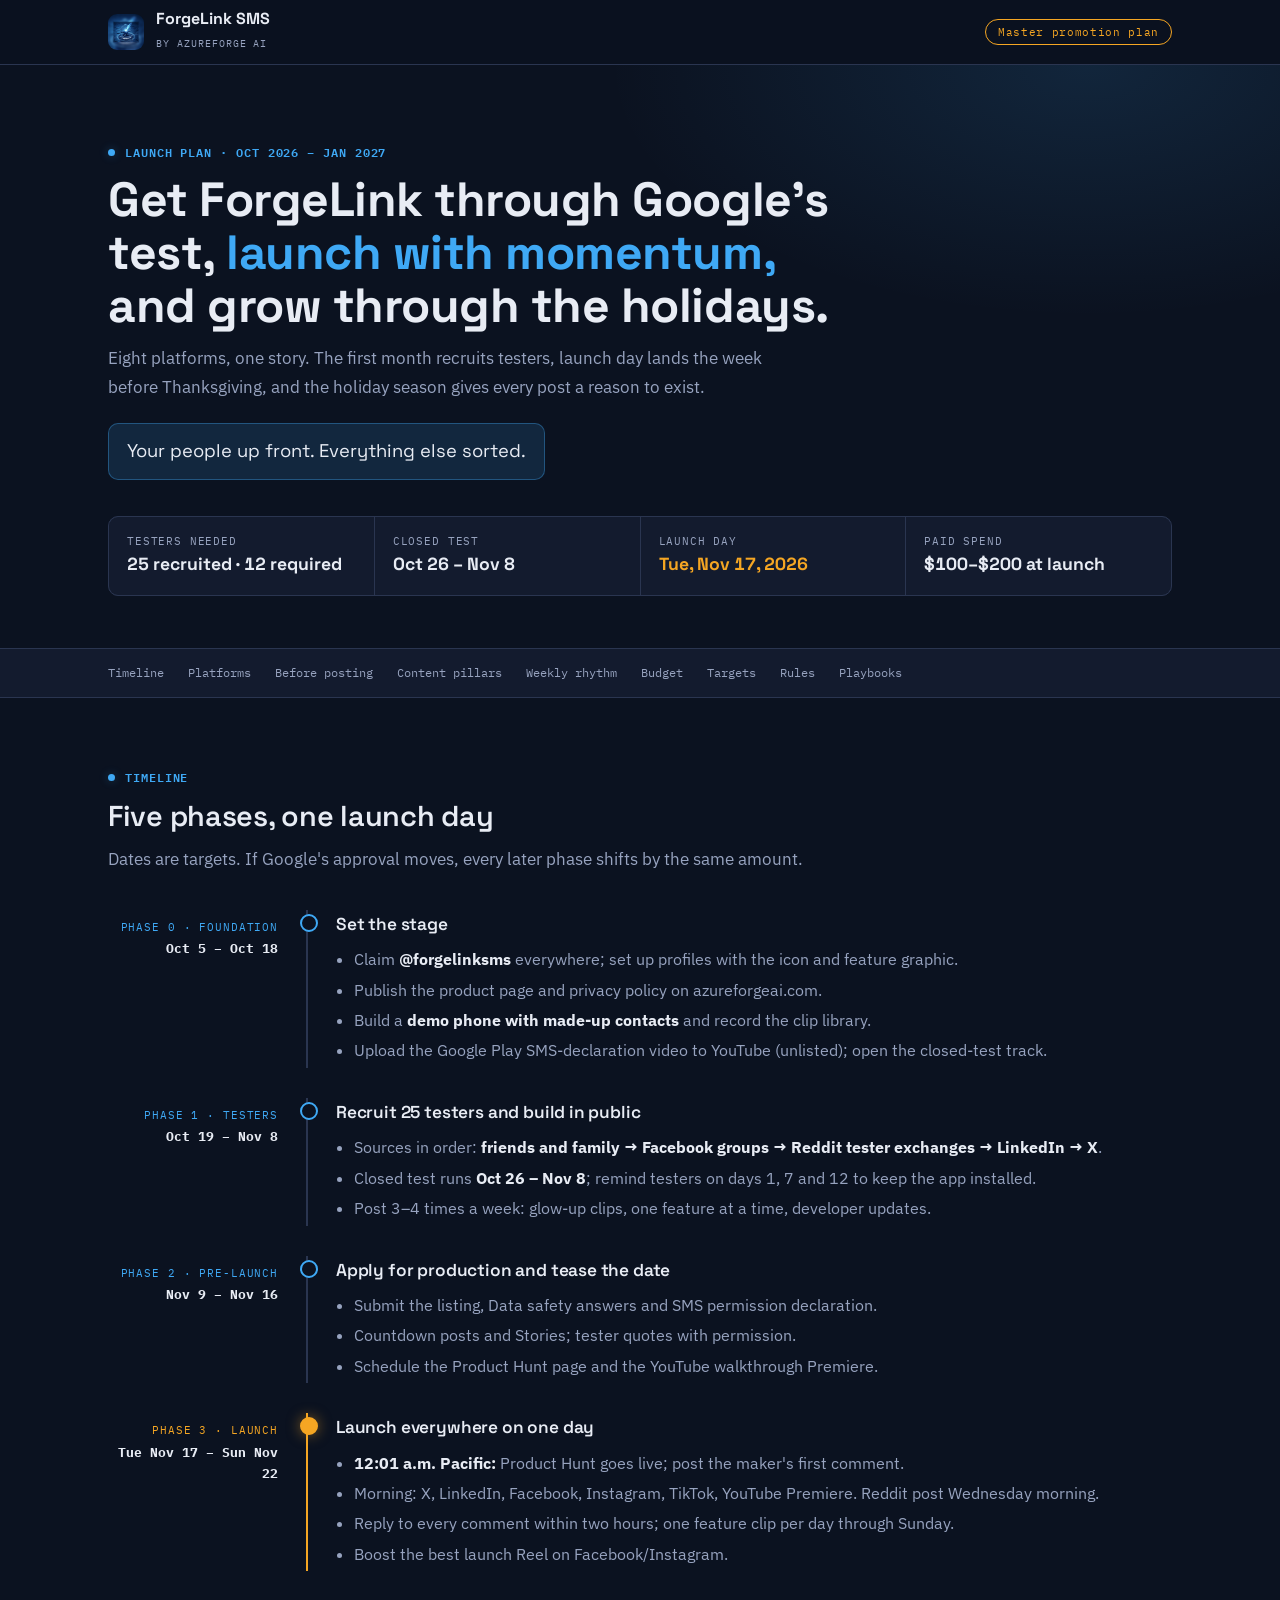
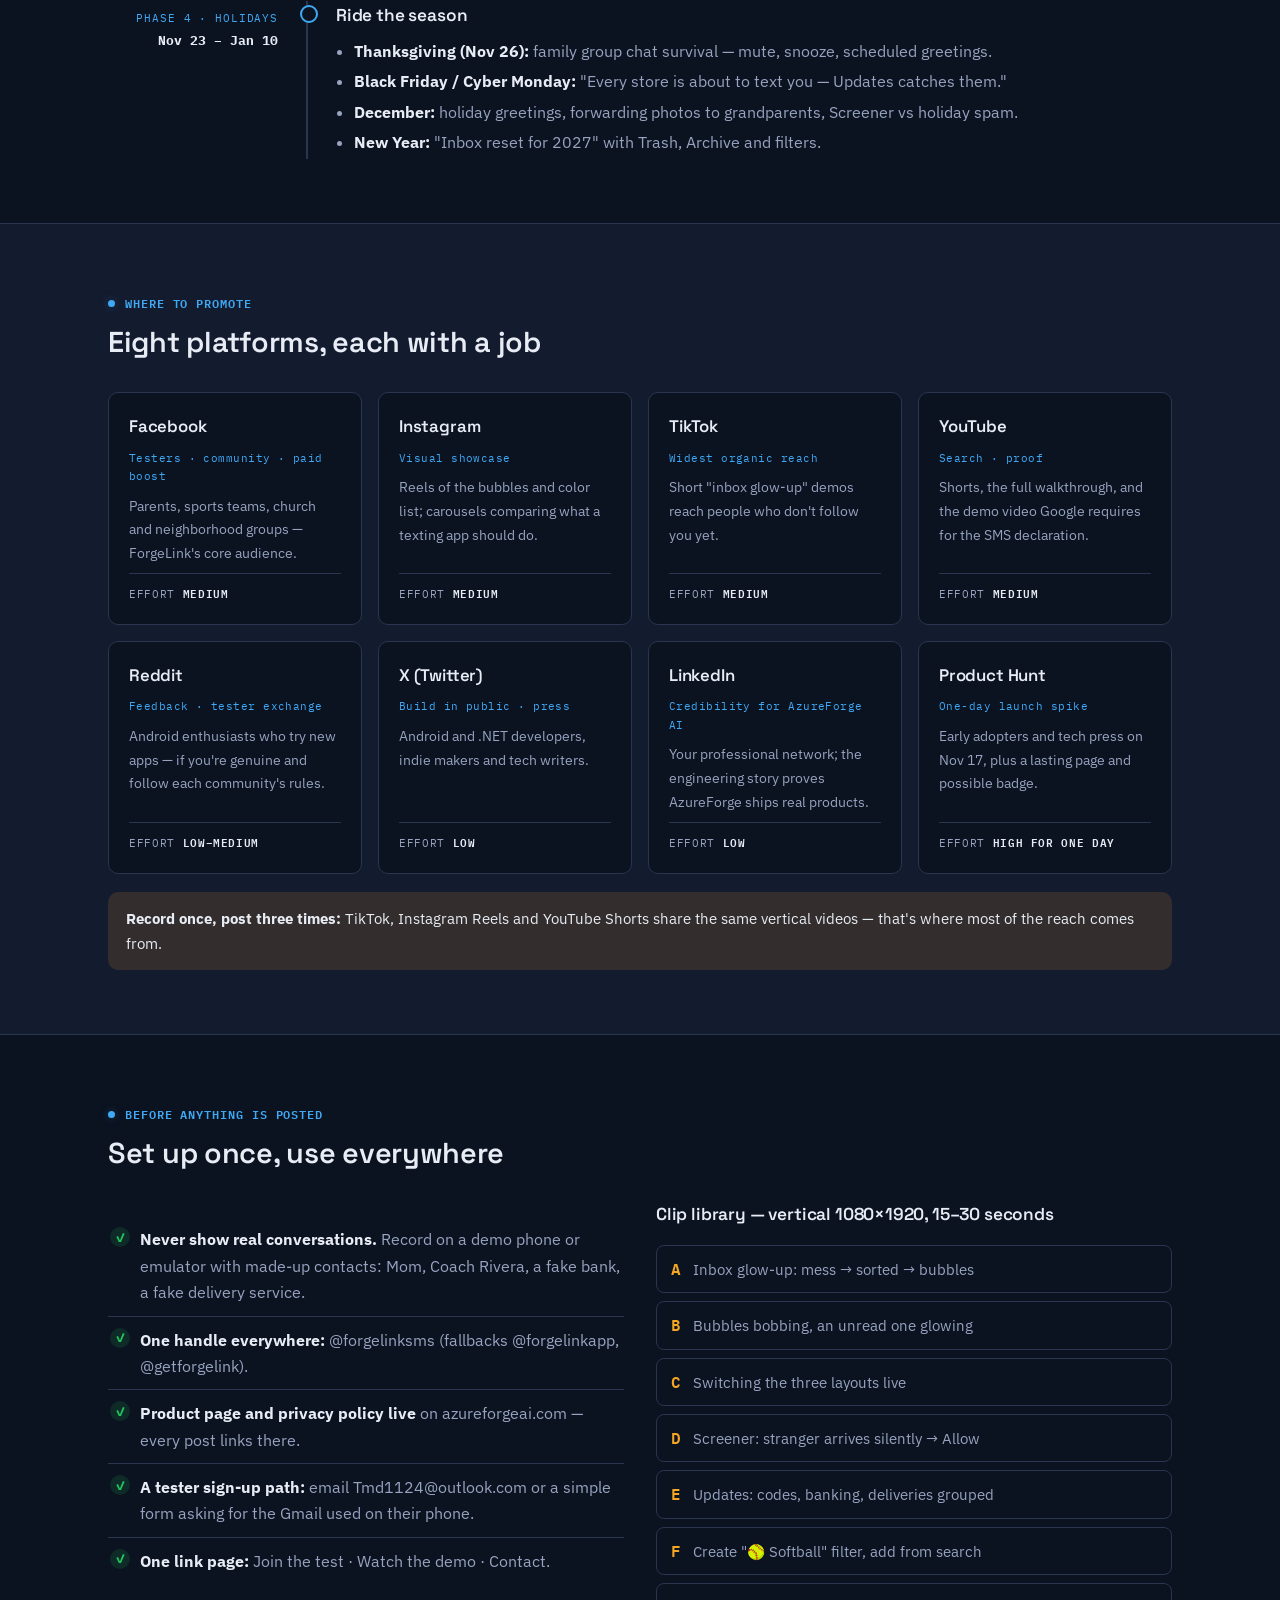
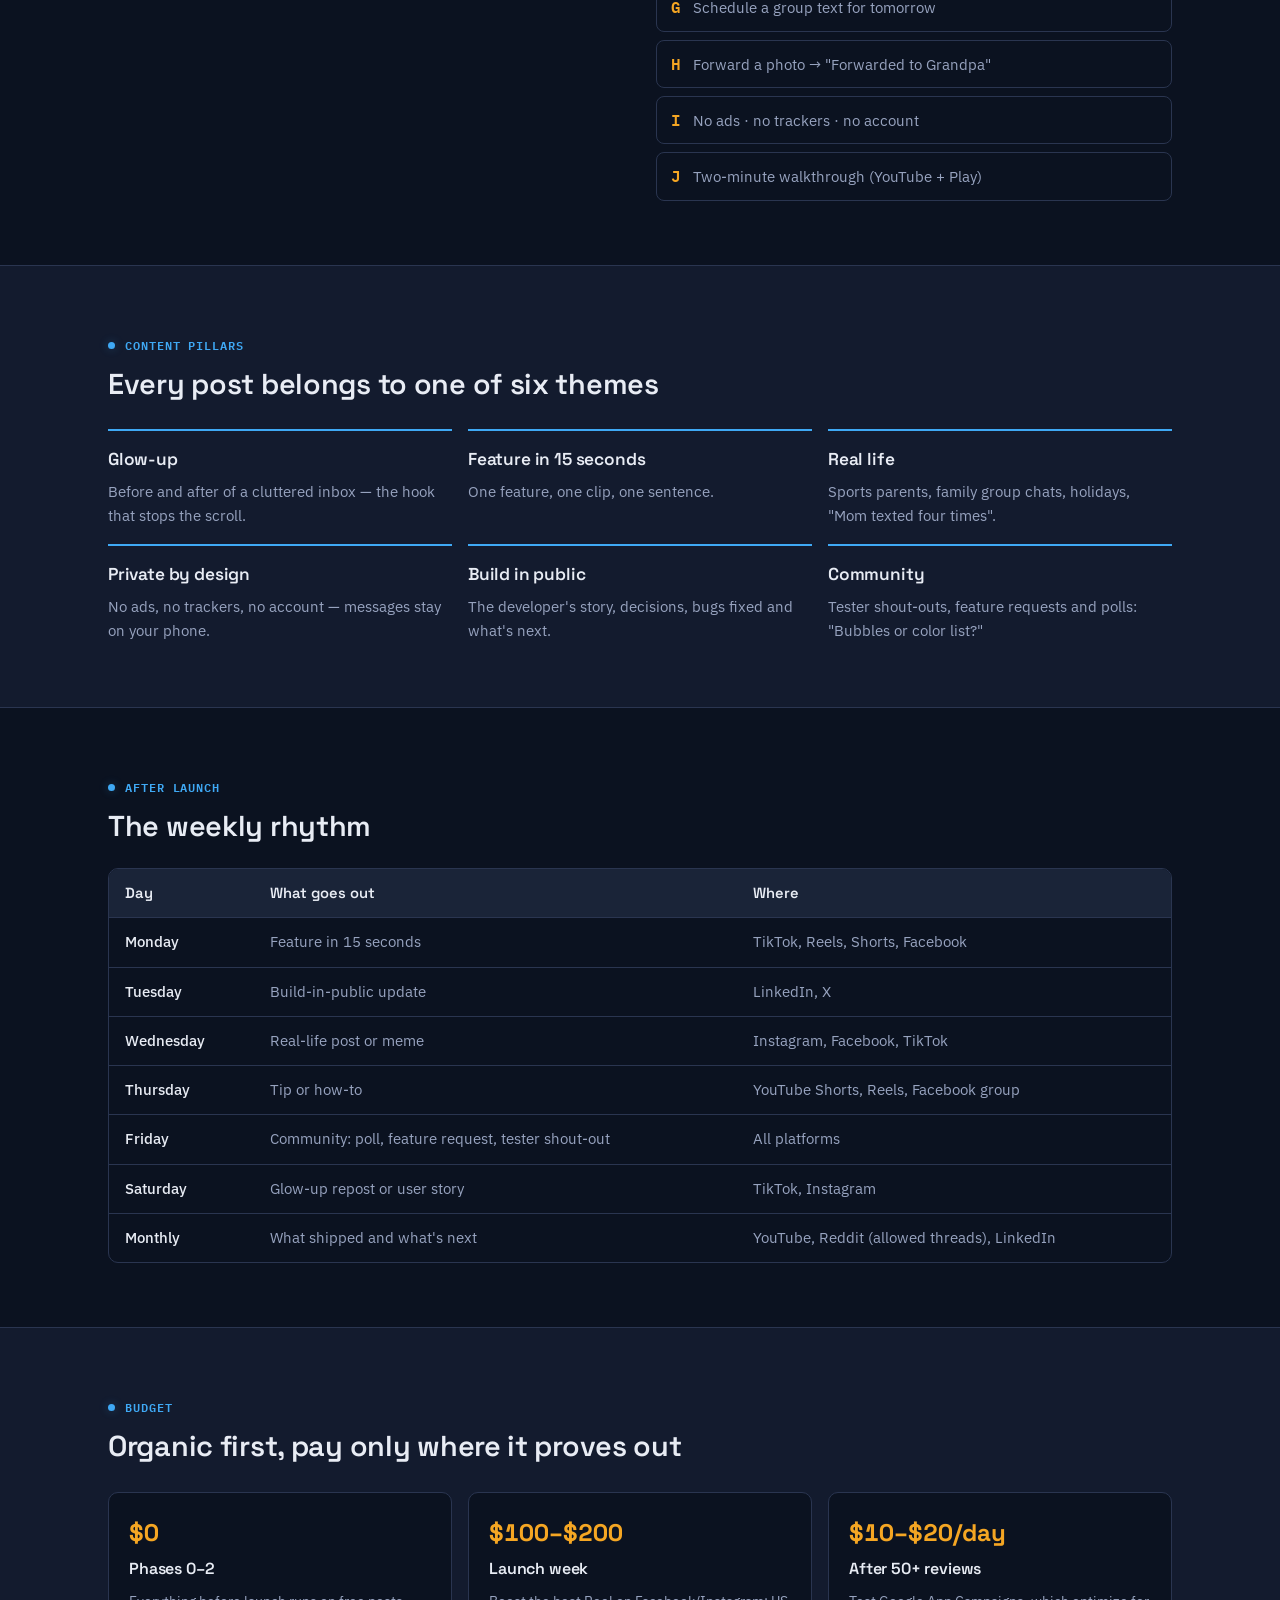
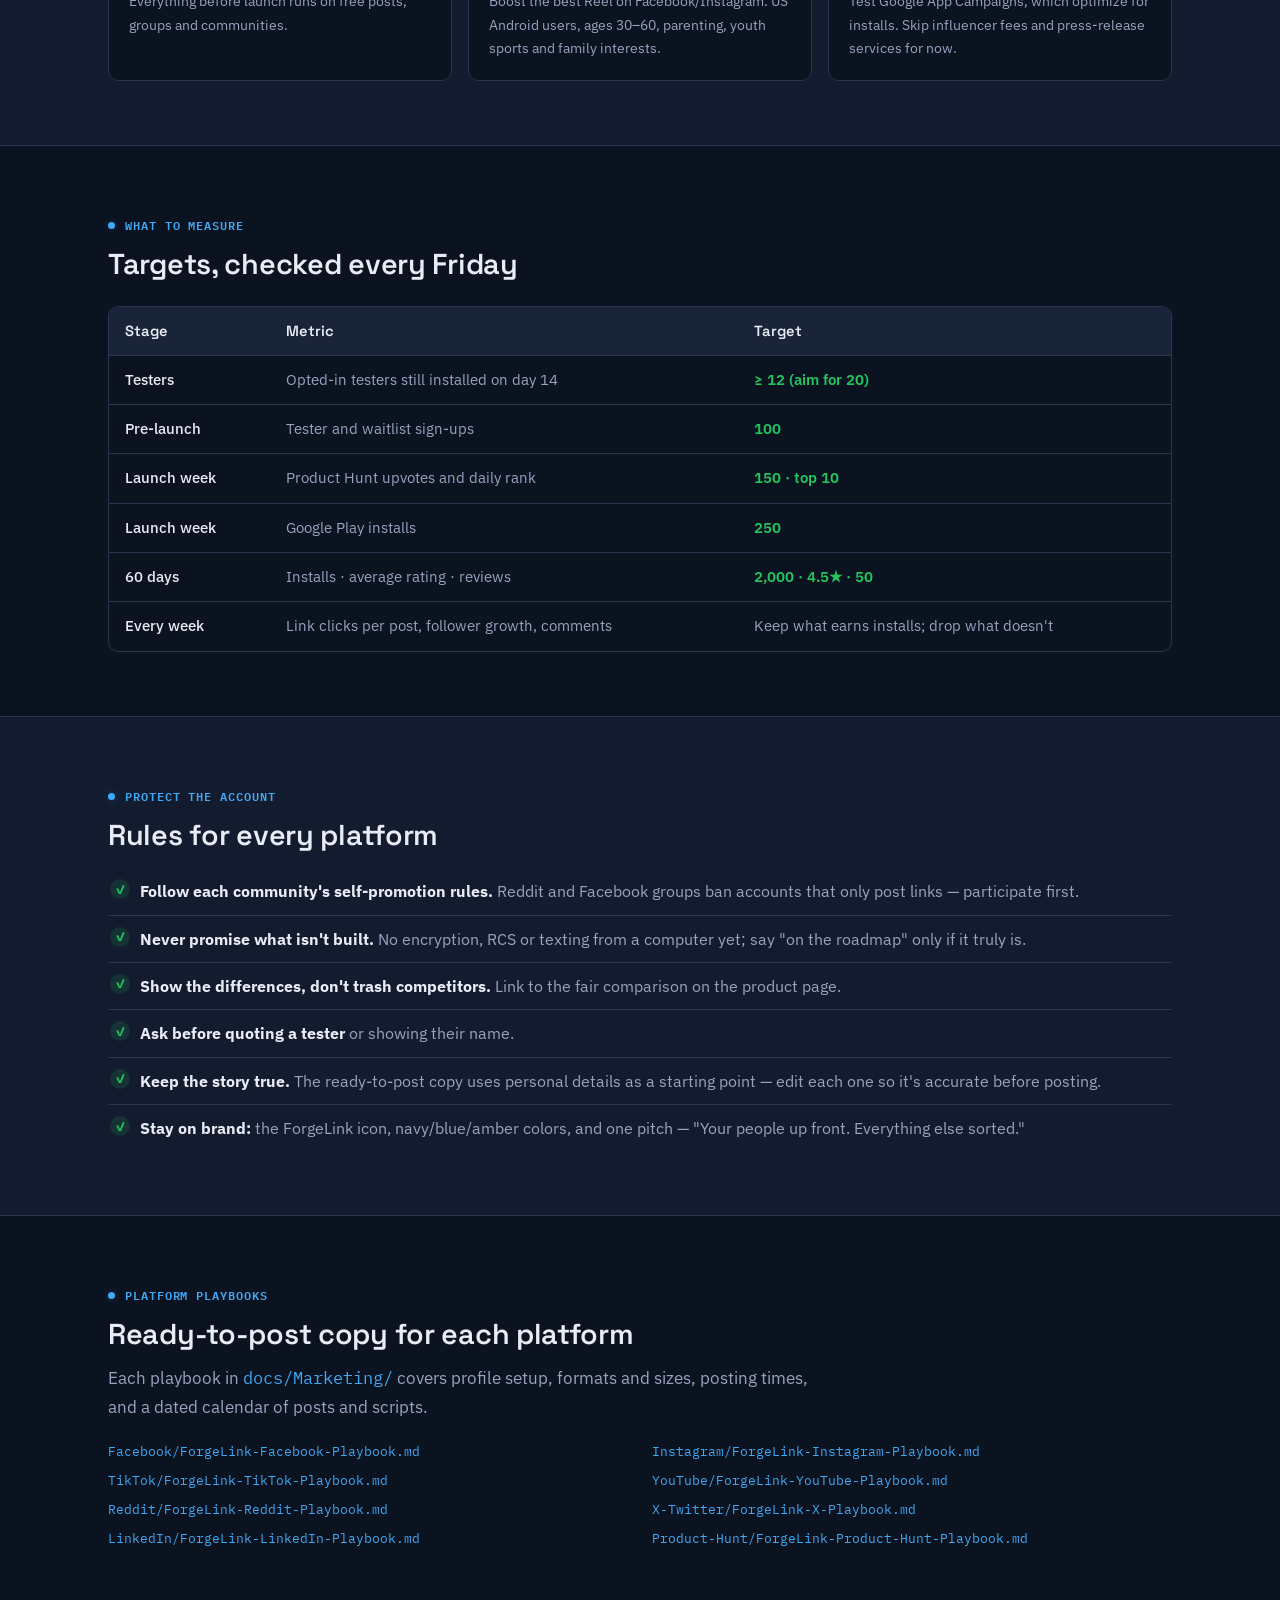
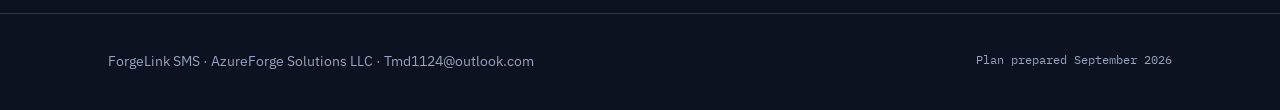
<file: docs/Marketing/ForgeLink-Master-Promotion-Plan.html>
<!doctype html>
<html lang="en">
<head>
<meta charset="utf-8">
<meta name="viewport" content="width=device-width, initial-scale=1">
<title>ForgeLink Launch Plan</title>
<meta name="description" content="Master promotion plan for ForgeLink SMS across Facebook, Instagram, TikTok, YouTube, Reddit, X, LinkedIn and Product Hunt.">
<link rel="preconnect" href="https://fonts.googleapis.com">
<link rel="preconnect" href="https://fonts.gstatic.com" crossorigin>
<link href="https://fonts.googleapis.com/css2?family=IBM+Plex+Mono:wght@400;600&family=IBM+Plex+Sans:wght@400;500;600&family=Space+Grotesk:wght@500;600;700&display=swap" rel="stylesheet">
<style>
  :root {
    --bg: #0B1220; --surface: #131B2E; --surface-2: #1A2438;
    --ink: #E8ECF4; --ink-dim: #97A3BF; --line: #2A3550;
    --signal: #3FA9F5; --signal-dim: rgba(63,169,245,0.14); --signal-border: rgba(63,169,245,0.35); --glow-signal: rgba(63,169,245,0.30);
    --amber: #F5A623; --amber-dim: rgba(245,166,35,0.14); --amber-ink: #16110a;
    --good: #22C55E; --good-dim: rgba(34,197,94,0.14); --info: #A78BFA; --info-dim: rgba(167,139,250,0.14); --danger: #E5636B;
    --header-bg: rgba(11,18,32,0.86);
    --font-display: 'Space Grotesk', 'IBM Plex Sans', sans-serif; --font-body: 'IBM Plex Sans', sans-serif; --font-mono: 'IBM Plex Mono', monospace;
    --container: 1120px; --radius: 10px;
  }
  * { box-sizing: border-box; }
  html { scroll-behavior: smooth; }
  body { margin: 0; background: var(--bg); color: var(--ink); font-family: var(--font-body); font-size: 16px; line-height: 1.65; }
  a { color: var(--signal); text-decoration: none; }
  .container { max-width: var(--container); margin: 0 auto; padding: 0 28px; }
  h1, h2, h3 { font-family: var(--font-display); margin: 0; letter-spacing: -0.01em; text-wrap: balance; }
  h1 { font-size: clamp(2rem, 4.2vw, 3rem); line-height: 1.1; font-weight: 700; }
  h2 { font-size: clamp(1.5rem, 2.6vw, 1.8rem); font-weight: 600; line-height: 1.2; }
  h3 { font-size: 1.08rem; font-weight: 600; }
  p { color: var(--ink-dim); margin: 0; }
  .hl { color: var(--signal); }
  .eyebrow { display: inline-flex; align-items: center; gap: 10px; font-family: var(--font-mono); font-size: 0.72rem; font-weight: 600; letter-spacing: 0.08em; text-transform: uppercase; color: var(--signal); margin-bottom: 12px; }
  .eyebrow::before { content: ""; width: 7px; height: 7px; border-radius: 50%; background: var(--signal); box-shadow: 0 0 10px var(--glow-signal); }
  .lede { font-size: 1.08rem; max-width: 700px; margin-top: 12px; }
  section.block { padding: 64px 0; border-bottom: 1px solid var(--line); }
  section.alt { background: var(--surface); }

  .site-header { position: sticky; top: 0; z-index: 50; background: var(--header-bg); backdrop-filter: blur(10px); border-bottom: 1px solid var(--line); }
  .site-header .container { display: flex; align-items: center; justify-content: space-between; height: 64px; gap: 16px; }
  .brand { display: flex; align-items: center; gap: 12px; color: var(--ink); }
  .brand img { width: 36px; height: 36px; border-radius: 9px; }
  .brand strong { font-family: var(--font-display); display: block; line-height: 1.1; }
  .brand small { font-family: var(--font-mono); font-size: 0.6rem; letter-spacing: 0.1em; color: var(--ink-dim); text-transform: uppercase; }
  .tag { font-family: var(--font-mono); font-size: 0.7rem; color: var(--amber); border: 1px solid var(--amber); border-radius: 999px; padding: 3px 12px; letter-spacing: 0.06em; white-space: nowrap; }

  .hero { padding: 72px 0 52px; background: radial-gradient(800px 420px at 85% 0%, rgba(63,169,245,0.13), transparent 60%); border-bottom: 1px solid var(--line); }
  .pitch { margin-top: 22px; display: inline-block; font-family: var(--font-display); font-size: 1.15rem; padding: 12px 18px; border: 1px solid var(--signal-border); border-radius: var(--radius); background: var(--signal-dim); }
  .keyfacts { display: grid; grid-template-columns: repeat(4, 1fr); gap: 1px; background: var(--line); border: 1px solid var(--line); border-radius: var(--radius); overflow: hidden; margin-top: 36px; }
  .keyfacts div { background: var(--surface); padding: 16px 18px; }
  .keyfacts span { display: block; font-family: var(--font-mono); font-size: 0.66rem; letter-spacing: 0.08em; text-transform: uppercase; color: var(--ink-dim); }
  .keyfacts strong { font-family: var(--font-display); font-size: 1.1rem; font-variant-numeric: tabular-nums; }
  .keyfacts .launch strong { color: var(--amber); }

  .toc { background: var(--surface); border-bottom: 1px solid var(--line); }
  .toc .container { display: flex; gap: 24px; overflow-x: auto; padding-top: 14px; padding-bottom: 14px; }
  .toc a { font-family: var(--font-mono); font-size: 0.74rem; color: var(--ink-dim); white-space: nowrap; }
  .toc a:hover { color: var(--signal); }

  /* Timeline */
  .timeline { margin-top: 36px; display: grid; gap: 0; position: relative; }
  .phase { display: grid; grid-template-columns: 170px 1fr; gap: 28px; position: relative; padding-bottom: 30px; }
  .phase:last-child { padding-bottom: 0; }
  .phase .when { text-align: right; padding-top: 2px; }
  .phase .when strong { display: block; font-family: var(--font-mono); font-size: 0.8rem; color: var(--ink); font-variant-numeric: tabular-nums; }
  .phase .when span { font-family: var(--font-mono); font-size: 0.68rem; letter-spacing: 0.08em; text-transform: uppercase; color: var(--signal); }
  .phase .body { border-left: 2px solid var(--line); padding-left: 28px; position: relative; }
  .phase .body::before { content: ""; position: absolute; left: -8px; top: 4px; width: 14px; height: 14px; border-radius: 50%; background: var(--bg); border: 2px solid var(--signal); }
  .phase.launch .body { border-left-color: var(--amber); }
  .phase.launch .body::before { border-color: var(--amber); background: var(--amber); box-shadow: 0 0 14px rgba(245,166,35,0.5); }
  .phase.launch .when span { color: var(--amber); }
  .phase h3 { margin-bottom: 8px; }
  .phase ul { margin: 0; padding-left: 18px; color: var(--ink-dim); }
  .phase li { margin: 4px 0; }
  .phase li b { color: var(--ink); }

  /* Platforms */
  .platforms { display: grid; grid-template-columns: repeat(4, 1fr); gap: 16px; margin-top: 32px; }
  .platform { background: var(--bg); border: 1px solid var(--line); border-radius: var(--radius); padding: 20px; display: flex; flex-direction: column; gap: 8px; }
  .platform h3 { font-size: 1.05rem; }
  .platform .role { font-family: var(--font-mono); font-size: 0.7rem; color: var(--signal); letter-spacing: 0.04em; }
  .platform p { font-size: 0.9rem; }
  .effort { margin-top: auto; padding-top: 10px; border-top: 1px solid var(--line); font-family: var(--font-mono); font-size: 0.68rem; text-transform: uppercase; letter-spacing: 0.06em; color: var(--ink-dim); }
  .effort b { color: var(--ink); font-weight: 600; }
  .note { margin-top: 18px; padding: 14px 18px; border-radius: var(--radius); background: var(--amber-dim); color: var(--ink); font-size: 0.95rem; }

  /* Lists and tables */
  .two { display: grid; grid-template-columns: 1fr 1fr; gap: 32px; margin-top: 30px; }
  .checks { list-style: none; padding: 0; margin: 16px 0 0; }
  .checks li { padding: 10px 0 10px 32px; position: relative; border-bottom: 1px solid var(--line); color: var(--ink-dim); }
  .checks li:last-child { border-bottom: none; }
  .checks li::before { content: "✓"; position: absolute; left: 2px; top: 11px; width: 20px; height: 20px; border-radius: 50%; background: var(--good-dim); color: var(--good); font-size: 0.72rem; font-weight: 700; display: flex; align-items: center; justify-content: center; }
  .checks li b { color: var(--ink); }
  .clips { display: grid; grid-template-columns: 1fr; gap: 8px; margin-top: 16px; }
  .clip { display: flex; gap: 12px; align-items: baseline; padding: 10px 14px; border: 1px solid var(--line); border-radius: 8px; background: var(--bg); }
  section.alt .clip { background: var(--surface-2); }
  .clip code { font-family: var(--font-mono); color: var(--amber); font-weight: 600; }
  .clip span { color: var(--ink-dim); font-size: 0.92rem; }
  .pillars { display: grid; grid-template-columns: repeat(3, 1fr); gap: 16px; margin-top: 28px; }
  .pillar { border-top: 2px solid var(--signal); padding-top: 14px; }
  .pillar p { font-size: 0.92rem; margin-top: 6px; }
  .table-wrap { overflow-x: auto; margin-top: 24px; border: 1px solid var(--line); border-radius: var(--radius); }
  table { width: 100%; border-collapse: collapse; min-width: 600px; }
  th, td { padding: 12px 16px; text-align: left; border-bottom: 1px solid var(--line); font-size: 0.92rem; vertical-align: top; }
  th { background: var(--surface-2); font-family: var(--font-display); font-weight: 600; }
  td { color: var(--ink-dim); font-variant-numeric: tabular-nums; }
  td:first-child { color: var(--ink); font-weight: 500; white-space: nowrap; }
  tr:last-child td { border-bottom: none; }
  .target { color: var(--good); font-weight: 600; }
  .budget { display: grid; grid-template-columns: repeat(3, 1fr); gap: 16px; margin-top: 28px; }
  .spend { border: 1px solid var(--line); border-radius: var(--radius); padding: 20px; background: var(--bg); }
  .spend strong { font-family: var(--font-display); font-size: 1.5rem; display: block; color: var(--amber); font-variant-numeric: tabular-nums; }
  .spend h3 { margin: 4px 0 6px; font-size: 1rem; }
  .spend p { font-size: 0.9rem; }
  .files { margin-top: 20px; display: grid; grid-template-columns: repeat(2, 1fr); gap: 8px 24px; }
  .files code { font-family: var(--font-mono); font-size: 0.8rem; color: var(--signal); }

  .site-footer { padding: 36px 0; font-size: 0.88rem; color: var(--ink-dim); }
  .site-footer .container { display: flex; justify-content: space-between; flex-wrap: wrap; gap: 12px; }
  .site-footer span { font-family: var(--font-mono); font-size: 0.74rem; }

  a:focus-visible { outline: 2px solid var(--signal); outline-offset: 3px; border-radius: 4px; }
  @media (max-width: 960px) {
    .platforms { grid-template-columns: repeat(2, 1fr); }
    .pillars, .budget { grid-template-columns: 1fr 1fr; }
  }
  @media (max-width: 720px) {
    .container { padding: 0 16px; }
    .keyfacts { grid-template-columns: 1fr 1fr; }
    .two, .clips, .files { grid-template-columns: 1fr; }
    .phase { grid-template-columns: 1fr; gap: 6px; }
    .phase .when { text-align: left; padding-left: 30px; }
    .platforms, .pillars, .budget { grid-template-columns: 1fr; }
    .tag { display: none; }
  }
  @media (prefers-reduced-motion: reduce) { html { scroll-behavior: auto; } }
</style>
</head>
<body>

<header class="site-header">
  <div class="container">
    <div class="brand"><img src="assets/forgelink-icon.png" alt="ForgeLink SMS icon"><span><strong>ForgeLink SMS</strong><small>by AzureForge AI</small></span></div>
    <span class="tag">Master promotion plan</span>
  </div>
</header>

<section class="hero">
  <div class="container">
    <div class="eyebrow">Launch plan · Oct 2026 – Jan 2027</div>
    <h1>Get ForgeLink through Google's test, <span class="hl">launch with momentum,</span> and grow through the holidays.</h1>
    <p class="lede">Eight platforms, one story. The first month recruits testers, launch day lands the week before Thanksgiving, and the holiday season gives every post a reason to exist.</p>
    <div class="pitch">Your people up front. Everything else sorted.</div>
    <div class="keyfacts">
      <div><span>Testers needed</span><strong>25 recruited · 12 required</strong></div>
      <div><span>Closed test</span><strong>Oct 26 – Nov 8</strong></div>
      <div class="launch"><span>Launch day</span><strong>Tue, Nov 17, 2026</strong></div>
      <div><span>Paid spend</span><strong>$100–$200 at launch</strong></div>
    </div>
  </div>
</section>

<nav class="toc" aria-label="Sections">
  <div class="container">
    <a href="#timeline">Timeline</a>
    <a href="#platforms">Platforms</a>
    <a href="#prep">Before posting</a>
    <a href="#pillars">Content pillars</a>
    <a href="#rhythm">Weekly rhythm</a>
    <a href="#budget">Budget</a>
    <a href="#measure">Targets</a>
    <a href="#rules">Rules</a>
    <a href="#playbooks">Playbooks</a>
  </div>
</nav>

<section class="block" id="timeline">
  <div class="container">
    <div class="eyebrow">Timeline</div>
    <h2>Five phases, one launch day</h2>
    <p class="lede">Dates are targets. If Google's approval moves, every later phase shifts by the same amount.</p>
    <div class="timeline">
      <div class="phase">
        <div class="when"><span>Phase 0 · Foundation</span><strong>Oct 5 – Oct 18</strong></div>
        <div class="body">
          <h3>Set the stage</h3>
          <ul>
            <li>Claim <b>@forgelinksms</b> everywhere; set up profiles with the icon and feature graphic.</li>
            <li>Publish the product page and privacy policy on azureforgeai.com.</li>
            <li>Build a <b>demo phone with made-up contacts</b> and record the clip library.</li>
            <li>Upload the Google Play SMS-declaration video to YouTube (unlisted); open the closed-test track.</li>
          </ul>
        </div>
      </div>
      <div class="phase">
        <div class="when"><span>Phase 1 · Testers</span><strong>Oct 19 – Nov 8</strong></div>
        <div class="body">
          <h3>Recruit 25 testers and build in public</h3>
          <ul>
            <li>Sources in order: <b>friends and family → Facebook groups → Reddit tester exchanges → LinkedIn → X</b>.</li>
            <li>Closed test runs <b>Oct 26 – Nov 8</b>; remind testers on days 1, 7 and 12 to keep the app installed.</li>
            <li>Post 3–4 times a week: glow-up clips, one feature at a time, developer updates.</li>
          </ul>
        </div>
      </div>
      <div class="phase">
        <div class="when"><span>Phase 2 · Pre-launch</span><strong>Nov 9 – Nov 16</strong></div>
        <div class="body">
          <h3>Apply for production and tease the date</h3>
          <ul>
            <li>Submit the listing, Data safety answers and SMS permission declaration.</li>
            <li>Countdown posts and Stories; tester quotes with permission.</li>
            <li>Schedule the Product Hunt page and the YouTube walkthrough Premiere.</li>
          </ul>
        </div>
      </div>
      <div class="phase launch">
        <div class="when"><span>Phase 3 · Launch</span><strong>Tue Nov 17 – Sun Nov 22</strong></div>
        <div class="body">
          <h3>Launch everywhere on one day</h3>
          <ul>
            <li><b>12:01 a.m. Pacific:</b> Product Hunt goes live; post the maker's first comment.</li>
            <li>Morning: X, LinkedIn, Facebook, Instagram, TikTok, YouTube Premiere. Reddit post Wednesday morning.</li>
            <li>Reply to every comment within two hours; one feature clip per day through Sunday.</li>
            <li>Boost the best launch Reel on Facebook/Instagram.</li>
          </ul>
        </div>
      </div>
      <div class="phase">
        <div class="when"><span>Phase 4 · Holidays</span><strong>Nov 23 – Jan 10</strong></div>
        <div class="body">
          <h3>Ride the season</h3>
          <ul>
            <li><b>Thanksgiving (Nov 26):</b> family group chat survival — mute, snooze, scheduled greetings.</li>
            <li><b>Black Friday / Cyber Monday:</b> "Every store is about to text you — Updates catches them."</li>
            <li><b>December:</b> holiday greetings, forwarding photos to grandparents, Screener vs holiday spam.</li>
            <li><b>New Year:</b> "Inbox reset for 2027" with Trash, Archive and filters.</li>
          </ul>
        </div>
      </div>
    </div>
  </div>
</section>

<section class="block alt" id="platforms">
  <div class="container">
    <div class="eyebrow">Where to promote</div>
    <h2>Eight platforms, each with a job</h2>
    <div class="platforms">
      <div class="platform"><h3>Facebook</h3><div class="role">Testers · community · paid boost</div><p>Parents, sports teams, church and neighborhood groups — ForgeLink's core audience.</p><div class="effort">Effort <b>Medium</b></div></div>
      <div class="platform"><h3>Instagram</h3><div class="role">Visual showcase</div><p>Reels of the bubbles and color list; carousels comparing what a texting app should do.</p><div class="effort">Effort <b>Medium</b></div></div>
      <div class="platform"><h3>TikTok</h3><div class="role">Widest organic reach</div><p>Short "inbox glow-up" demos reach people who don't follow you yet.</p><div class="effort">Effort <b>Medium</b></div></div>
      <div class="platform"><h3>YouTube</h3><div class="role">Search · proof</div><p>Shorts, the full walkthrough, and the demo video Google requires for the SMS declaration.</p><div class="effort">Effort <b>Medium</b></div></div>
      <div class="platform"><h3>Reddit</h3><div class="role">Feedback · tester exchange</div><p>Android enthusiasts who try new apps — if you're genuine and follow each community's rules.</p><div class="effort">Effort <b>Low–medium</b></div></div>
      <div class="platform"><h3>X (Twitter)</h3><div class="role">Build in public · press</div><p>Android and .NET developers, indie makers and tech writers.</p><div class="effort">Effort <b>Low</b></div></div>
      <div class="platform"><h3>LinkedIn</h3><div class="role">Credibility for AzureForge AI</div><p>Your professional network; the engineering story proves AzureForge ships real products.</p><div class="effort">Effort <b>Low</b></div></div>
      <div class="platform"><h3>Product Hunt</h3><div class="role">One-day launch spike</div><p>Early adopters and tech press on Nov 17, plus a lasting page and possible badge.</p><div class="effort">Effort <b>High for one day</b></div></div>
    </div>
    <p class="note"><b>Record once, post three times:</b> TikTok, Instagram Reels and YouTube Shorts share the same vertical videos — that's where most of the reach comes from.</p>
  </div>
</section>

<section class="block" id="prep">
  <div class="container">
    <div class="eyebrow">Before anything is posted</div>
    <h2>Set up once, use everywhere</h2>
    <div class="two">
      <div>
        <ul class="checks">
          <li><b>Never show real conversations.</b> Record on a demo phone or emulator with made-up contacts: Mom, Coach Rivera, a fake bank, a fake delivery service.</li>
          <li><b>One handle everywhere:</b> @forgelinksms (fallbacks @forgelinkapp, @getforgelink).</li>
          <li><b>Product page and privacy policy live</b> on azureforgeai.com — every post links there.</li>
          <li><b>A tester sign-up path:</b> email Tmd1124@outlook.com or a simple form asking for the Gmail used on their phone.</li>
          <li><b>One link page:</b> Join the test · Watch the demo · Contact.</li>
        </ul>
      </div>
      <div>
        <h3>Clip library — vertical 1080×1920, 15–30 seconds</h3>
        <div class="clips">
          <div class="clip"><code>A</code><span>Inbox glow-up: mess → sorted → bubbles</span></div>
          <div class="clip"><code>B</code><span>Bubbles bobbing, an unread one glowing</span></div>
          <div class="clip"><code>C</code><span>Switching the three layouts live</span></div>
          <div class="clip"><code>D</code><span>Screener: stranger arrives silently → Allow</span></div>
          <div class="clip"><code>E</code><span>Updates: codes, banking, deliveries grouped</span></div>
          <div class="clip"><code>F</code><span>Create "🥎 Softball" filter, add from search</span></div>
          <div class="clip"><code>G</code><span>Schedule a group text for tomorrow</span></div>
          <div class="clip"><code>H</code><span>Forward a photo → "Forwarded to Grandpa"</span></div>
          <div class="clip"><code>I</code><span>No ads · no trackers · no account</span></div>
          <div class="clip"><code>J</code><span>Two-minute walkthrough (YouTube + Play)</span></div>
        </div>
      </div>
    </div>
  </div>
</section>

<section class="block alt" id="pillars">
  <div class="container">
    <div class="eyebrow">Content pillars</div>
    <h2>Every post belongs to one of six themes</h2>
    <div class="pillars">
      <div class="pillar"><h3>Glow-up</h3><p>Before and after of a cluttered inbox — the hook that stops the scroll.</p></div>
      <div class="pillar"><h3>Feature in 15 seconds</h3><p>One feature, one clip, one sentence.</p></div>
      <div class="pillar"><h3>Real life</h3><p>Sports parents, family group chats, holidays, "Mom texted four times".</p></div>
      <div class="pillar"><h3>Private by design</h3><p>No ads, no trackers, no account — messages stay on your phone.</p></div>
      <div class="pillar"><h3>Build in public</h3><p>The developer's story, decisions, bugs fixed and what's next.</p></div>
      <div class="pillar"><h3>Community</h3><p>Tester shout-outs, feature requests and polls: "Bubbles or color list?"</p></div>
    </div>
  </div>
</section>

<section class="block" id="rhythm">
  <div class="container">
    <div class="eyebrow">After launch</div>
    <h2>The weekly rhythm</h2>
    <div class="table-wrap">
      <table>
        <thead><tr><th>Day</th><th>What goes out</th><th>Where</th></tr></thead>
        <tbody>
          <tr><td>Monday</td><td>Feature in 15 seconds</td><td>TikTok, Reels, Shorts, Facebook</td></tr>
          <tr><td>Tuesday</td><td>Build-in-public update</td><td>LinkedIn, X</td></tr>
          <tr><td>Wednesday</td><td>Real-life post or meme</td><td>Instagram, Facebook, TikTok</td></tr>
          <tr><td>Thursday</td><td>Tip or how-to</td><td>YouTube Shorts, Reels, Facebook group</td></tr>
          <tr><td>Friday</td><td>Community: poll, feature request, tester shout-out</td><td>All platforms</td></tr>
          <tr><td>Saturday</td><td>Glow-up repost or user story</td><td>TikTok, Instagram</td></tr>
          <tr><td>Monthly</td><td>What shipped and what's next</td><td>YouTube, Reddit (allowed threads), LinkedIn</td></tr>
        </tbody>
      </table>
    </div>
  </div>
</section>

<section class="block alt" id="budget">
  <div class="container">
    <div class="eyebrow">Budget</div>
    <h2>Organic first, pay only where it proves out</h2>
    <div class="budget">
      <div class="spend"><strong>$0</strong><h3>Phases 0–2</h3><p>Everything before launch runs on free posts, groups and communities.</p></div>
      <div class="spend"><strong>$100–$200</strong><h3>Launch week</h3><p>Boost the best Reel on Facebook/Instagram: US Android users, ages 30–60, parenting, youth sports and family interests.</p></div>
      <div class="spend"><strong>$10–$20/day</strong><h3>After 50+ reviews</h3><p>Test Google App Campaigns, which optimize for installs. Skip influencer fees and press-release services for now.</p></div>
    </div>
  </div>
</section>

<section class="block" id="measure">
  <div class="container">
    <div class="eyebrow">What to measure</div>
    <h2>Targets, checked every Friday</h2>
    <div class="table-wrap">
      <table>
        <thead><tr><th>Stage</th><th>Metric</th><th>Target</th></tr></thead>
        <tbody>
          <tr><td>Testers</td><td>Opted-in testers still installed on day 14</td><td class="target">≥ 12 (aim for 20)</td></tr>
          <tr><td>Pre-launch</td><td>Tester and waitlist sign-ups</td><td class="target">100</td></tr>
          <tr><td>Launch week</td><td>Product Hunt upvotes and daily rank</td><td class="target">150 · top 10</td></tr>
          <tr><td>Launch week</td><td>Google Play installs</td><td class="target">250</td></tr>
          <tr><td>60 days</td><td>Installs · average rating · reviews</td><td class="target">2,000 · 4.5★ · 50</td></tr>
          <tr><td>Every week</td><td>Link clicks per post, follower growth, comments</td><td>Keep what earns installs; drop what doesn't</td></tr>
        </tbody>
      </table>
    </div>
  </div>
</section>

<section class="block alt" id="rules">
  <div class="container">
    <div class="eyebrow">Protect the account</div>
    <h2>Rules for every platform</h2>
    <ul class="checks">
      <li><b>Follow each community's self-promotion rules.</b> Reddit and Facebook groups ban accounts that only post links — participate first.</li>
      <li><b>Never promise what isn't built.</b> No encryption, RCS or texting from a computer yet; say "on the roadmap" only if it truly is.</li>
      <li><b>Show the differences, don't trash competitors.</b> Link to the fair comparison on the product page.</li>
      <li><b>Ask before quoting a tester</b> or showing their name.</li>
      <li><b>Keep the story true.</b> The ready-to-post copy uses personal details as a starting point — edit each one so it's accurate before posting.</li>
      <li><b>Stay on brand:</b> the ForgeLink icon, navy/blue/amber colors, and one pitch — "Your people up front. Everything else sorted."</li>
    </ul>
  </div>
</section>

<section class="block" id="playbooks">
  <div class="container">
    <div class="eyebrow">Platform playbooks</div>
    <h2>Ready-to-post copy for each platform</h2>
    <p class="lede">Each playbook in <code style="font-family:var(--font-mono);color:var(--signal)">docs/Marketing/</code> covers profile setup, formats and sizes, posting times, and a dated calendar of posts and scripts.</p>
    <div class="files">
      <code>Facebook/ForgeLink-Facebook-Playbook.md</code>
      <code>Instagram/ForgeLink-Instagram-Playbook.md</code>
      <code>TikTok/ForgeLink-TikTok-Playbook.md</code>
      <code>YouTube/ForgeLink-YouTube-Playbook.md</code>
      <code>Reddit/ForgeLink-Reddit-Playbook.md</code>
      <code>X-Twitter/ForgeLink-X-Playbook.md</code>
      <code>LinkedIn/ForgeLink-LinkedIn-Playbook.md</code>
      <code>Product-Hunt/ForgeLink-Product-Hunt-Playbook.md</code>
    </div>
  </div>
</section>

<footer class="site-footer">
  <div class="container">
    <div>ForgeLink SMS · AzureForge Solutions LLC · Tmd1124@outlook.com</div>
    <span>Plan prepared September 2026</span>
  </div>
</footer>

</body>
</html>
</file>
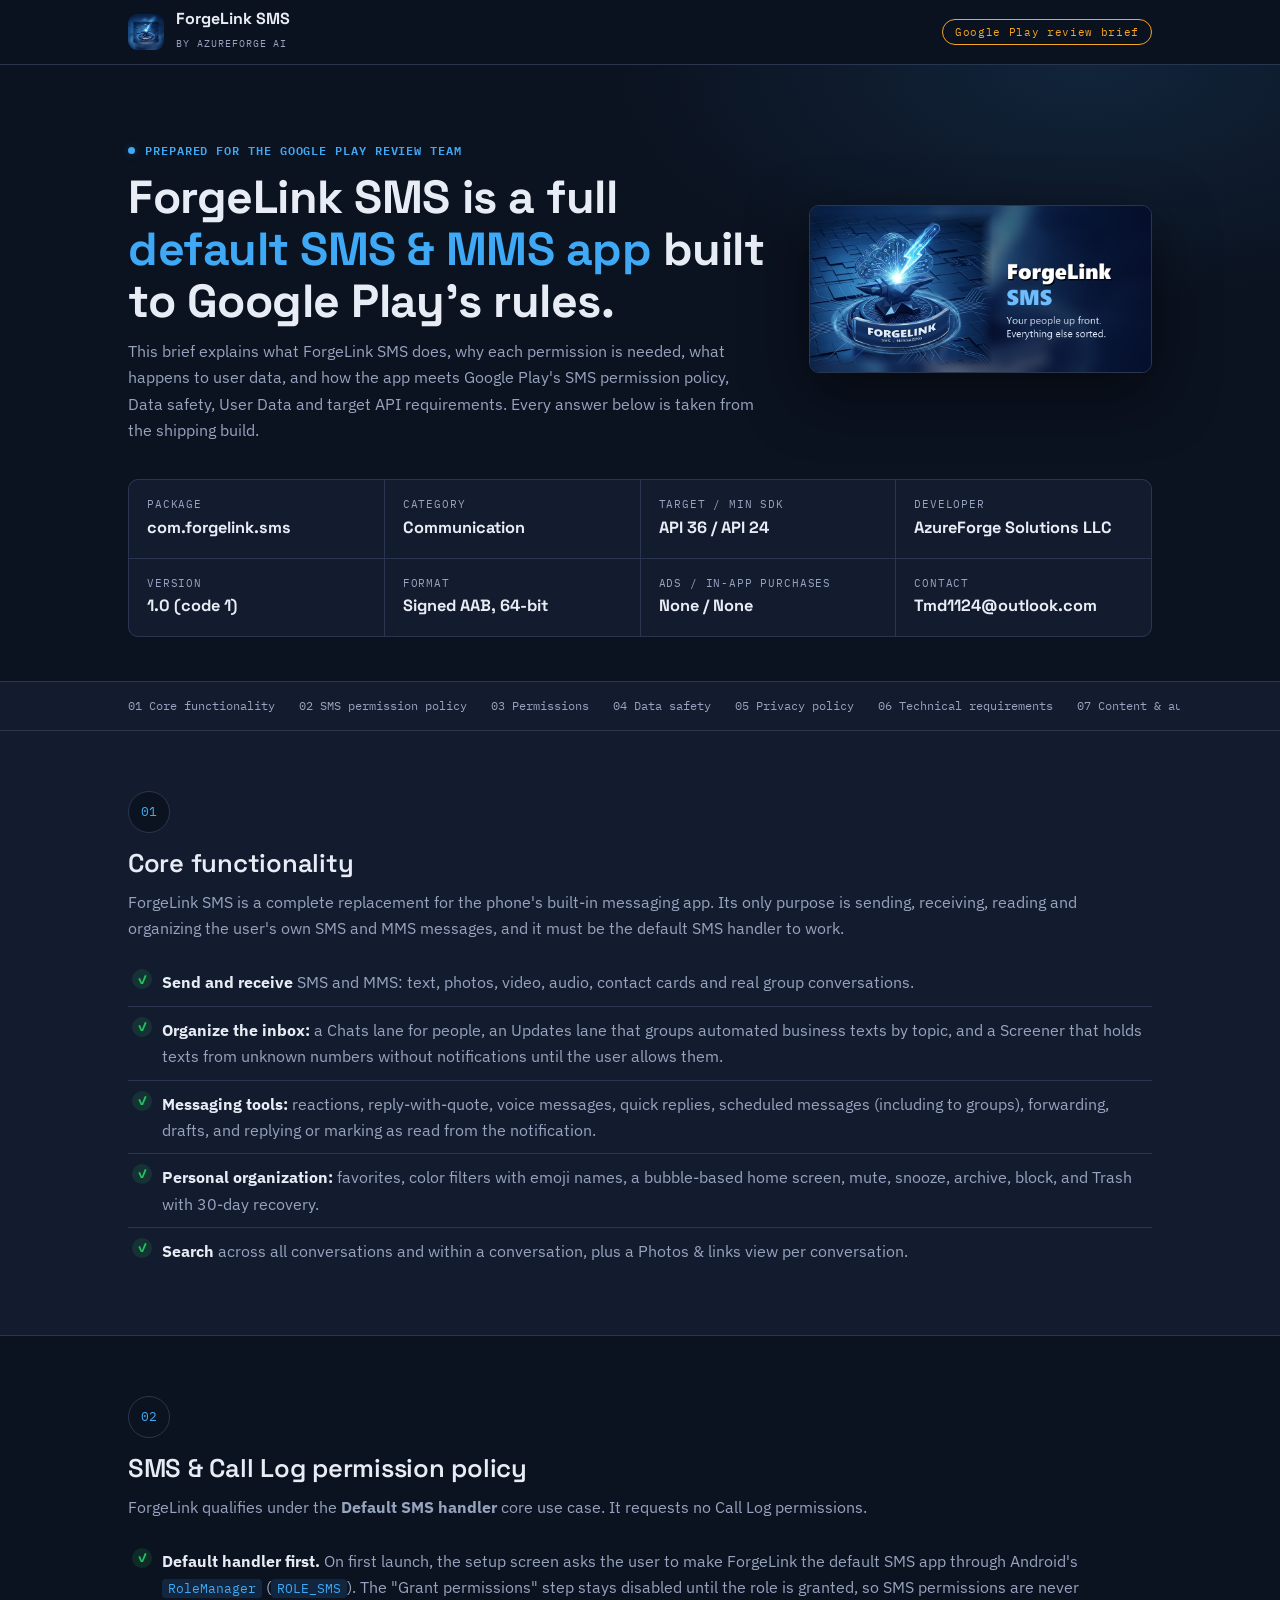
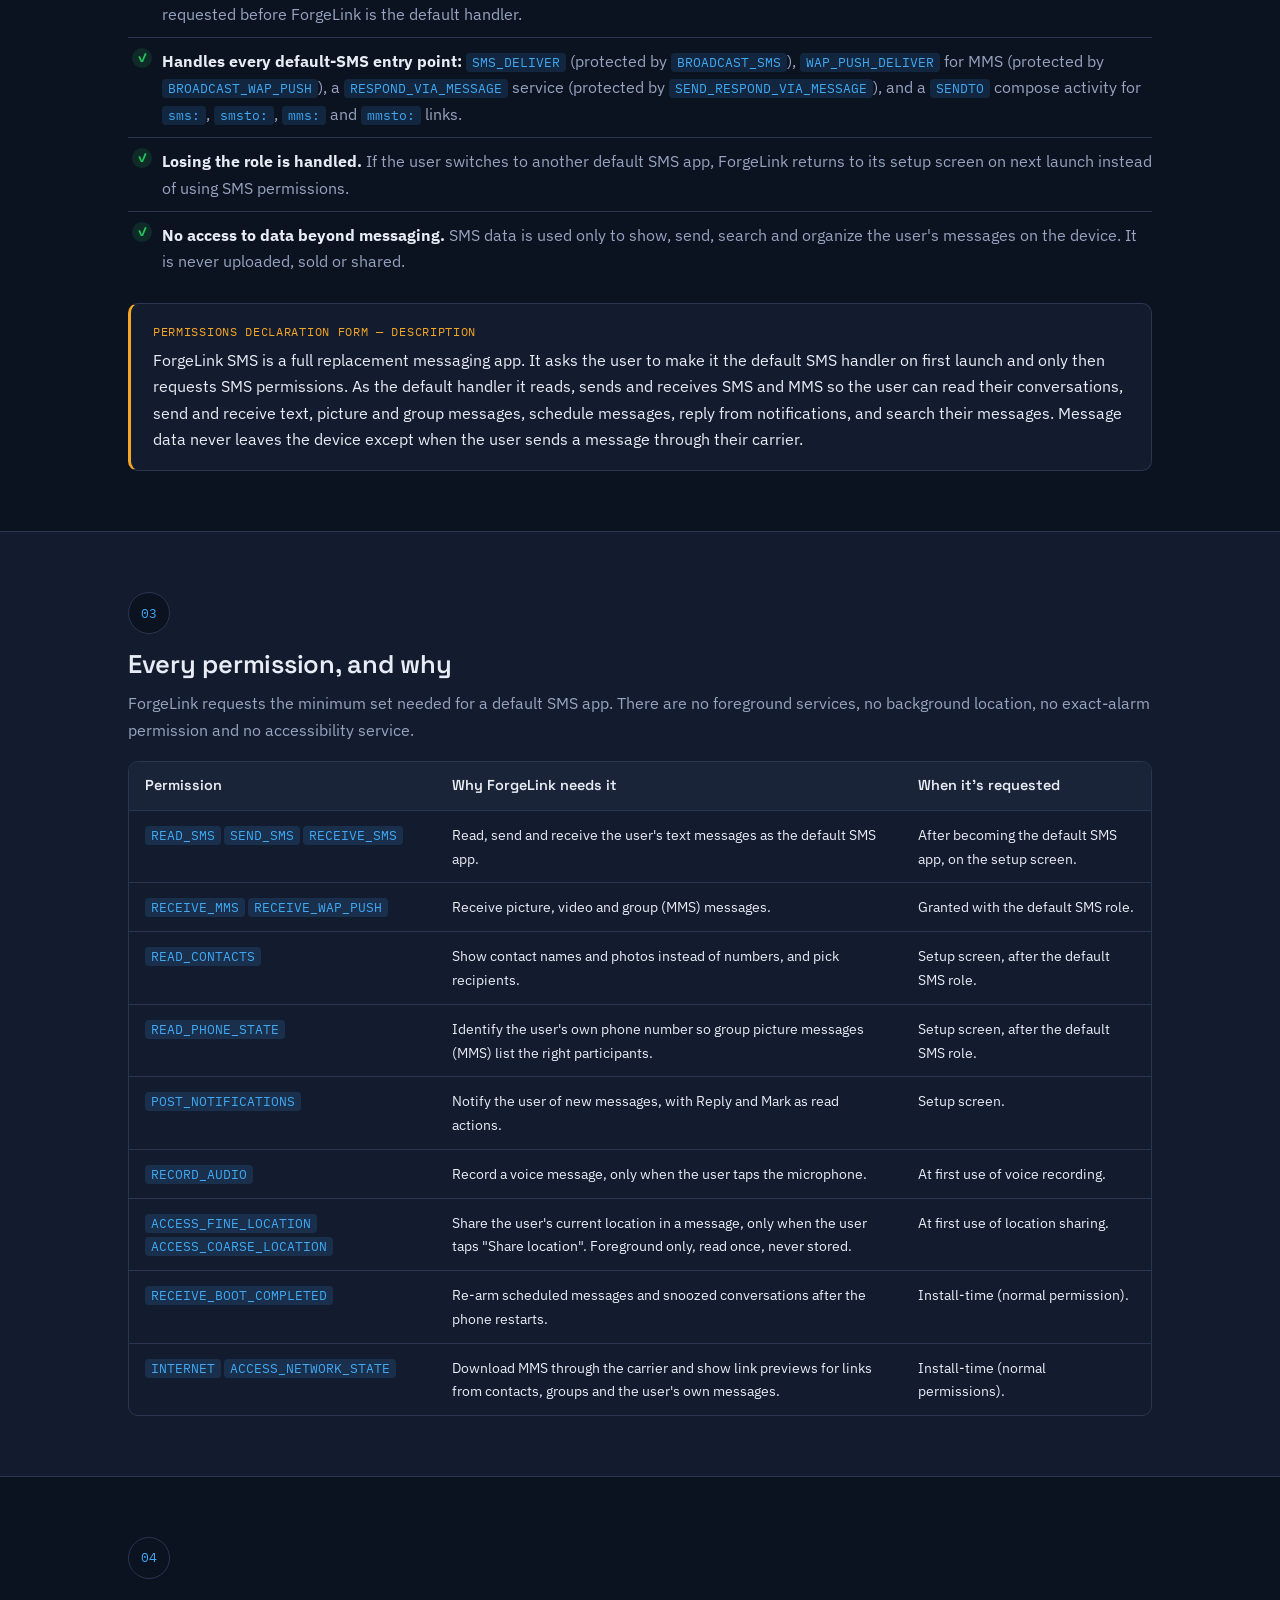
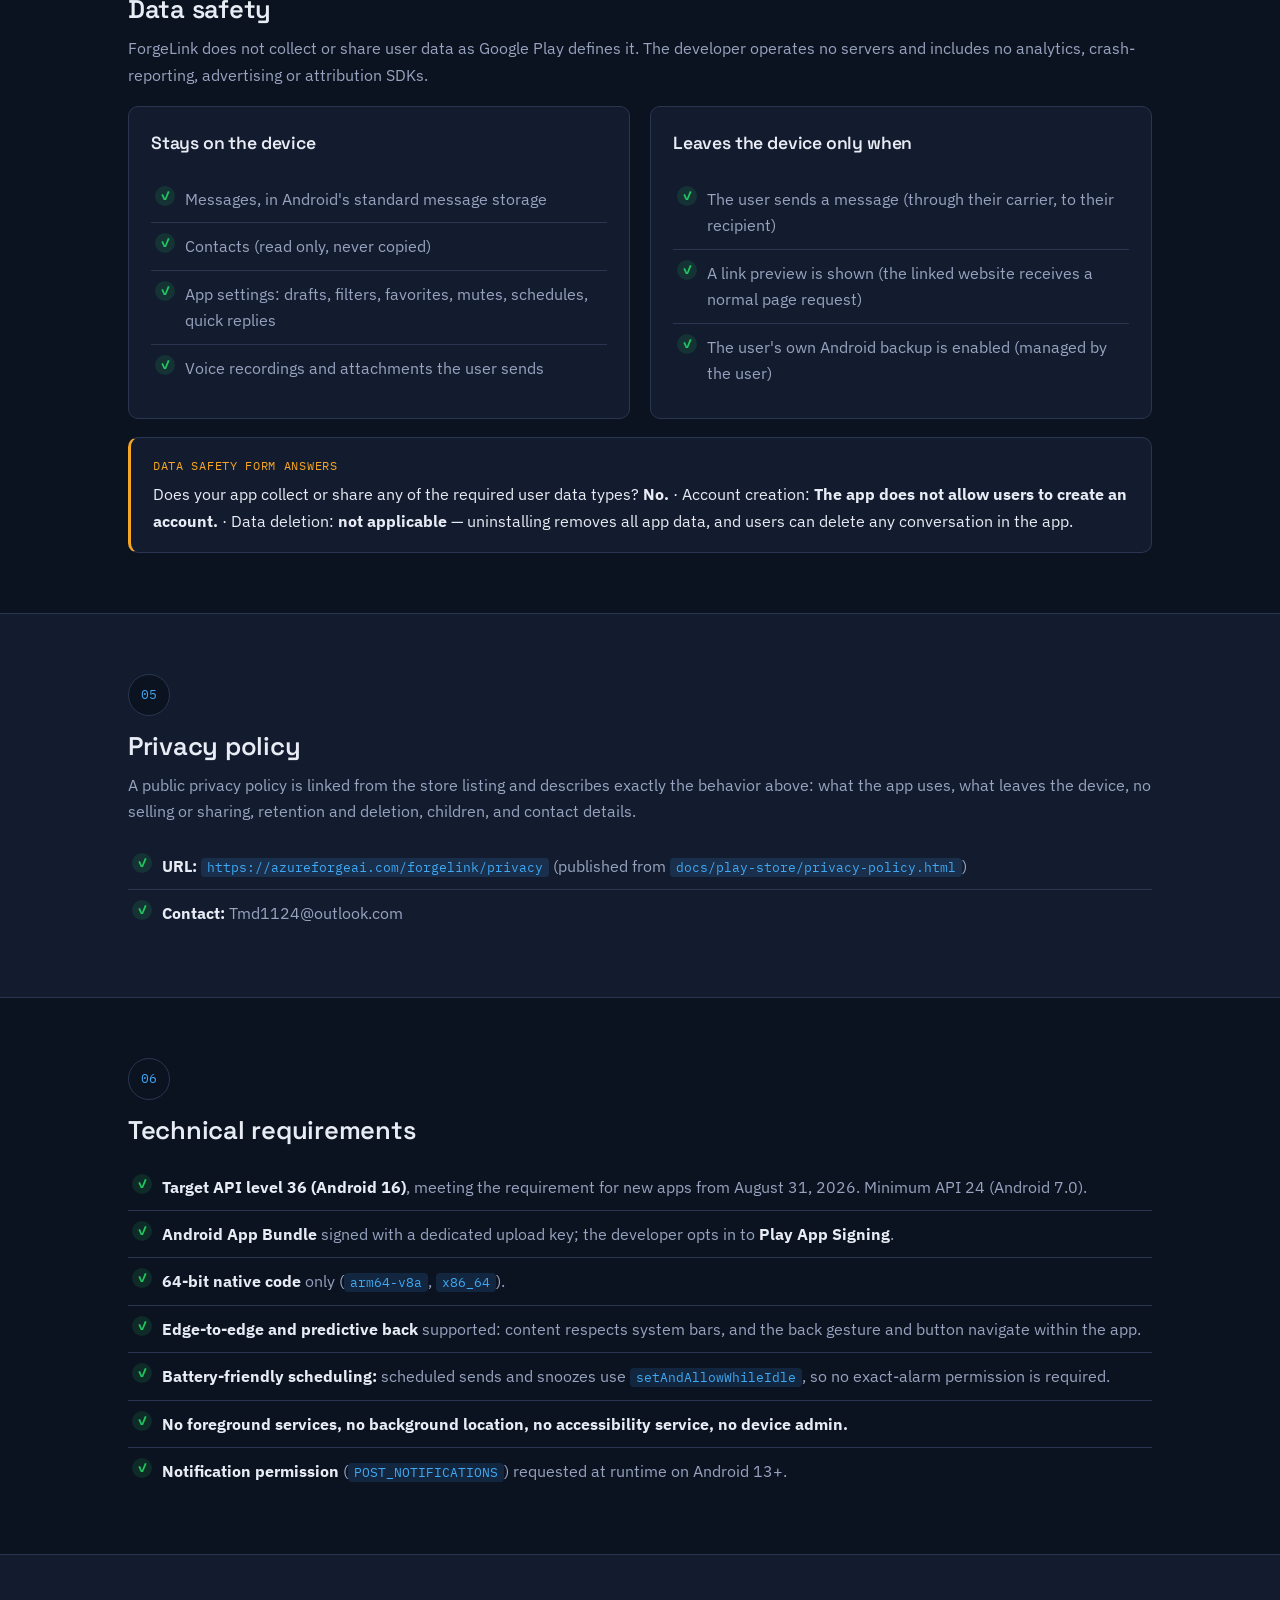
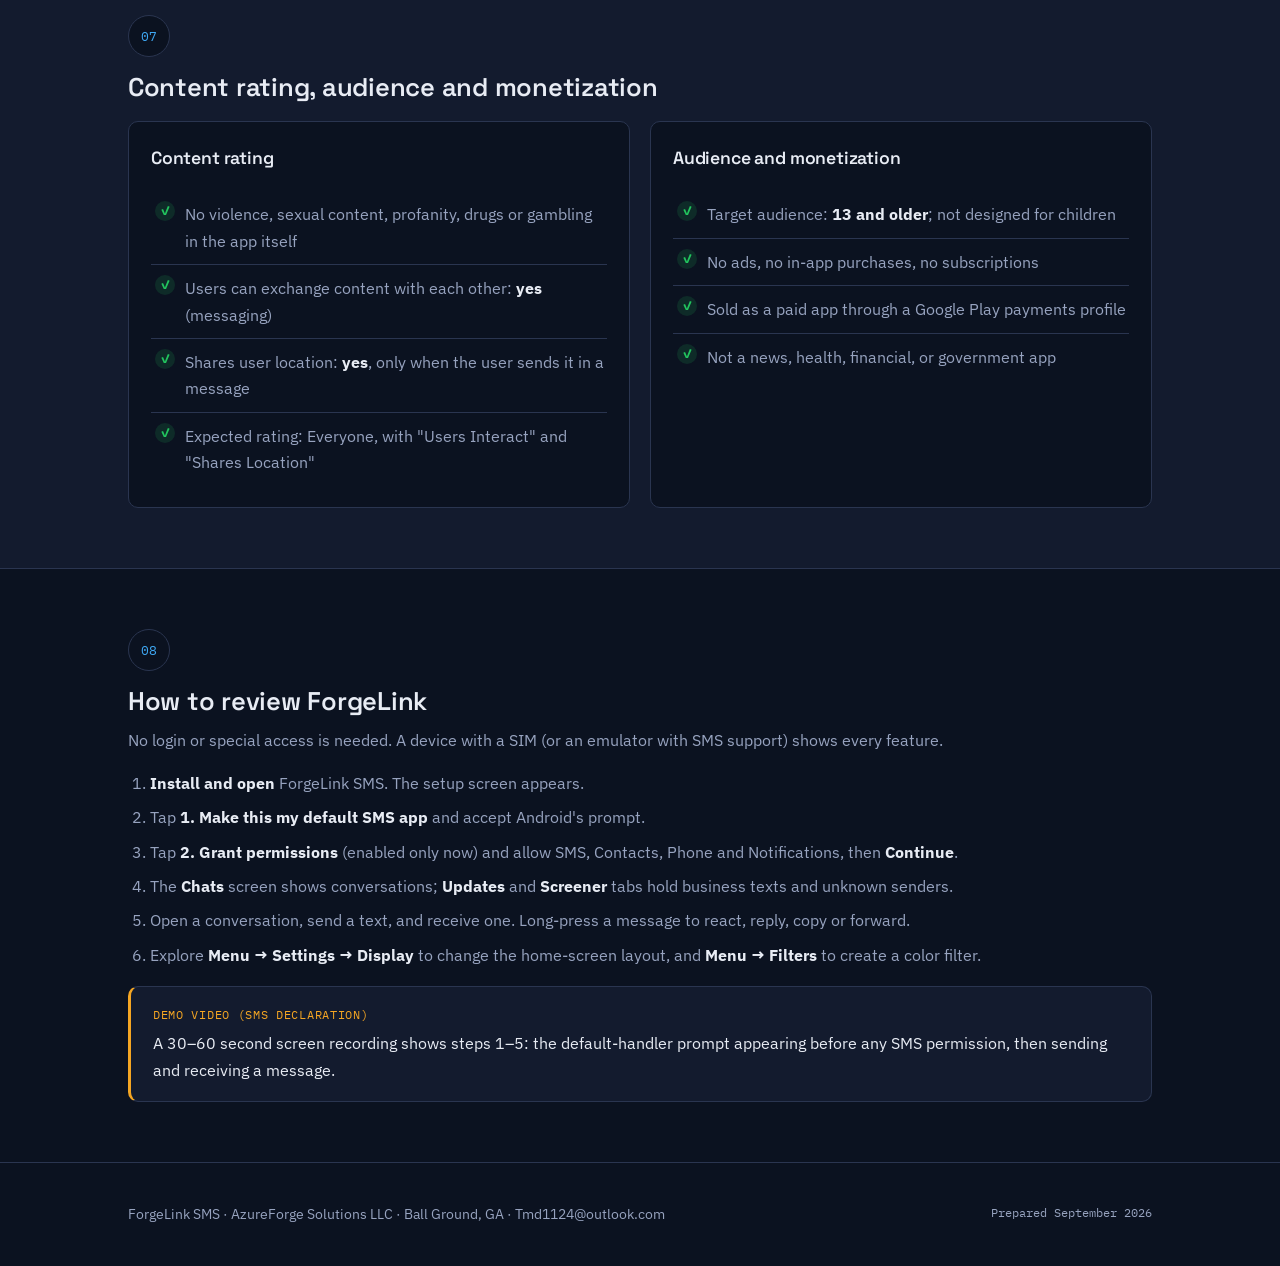
<file: docs/Marketing/ForgeLink-SMS-Google-Play-Review.html>
<!doctype html>
<html lang="en">
<head>
<meta charset="utf-8">
<meta name="viewport" content="width=device-width, initial-scale=1">
<title>ForgeLink SMS — Google Play Review Brief</title>
<meta name="description" content="How ForgeLink SMS meets Google Play's policies and technical requirements: default SMS handler, permissions, data safety, privacy and target API level.">
<link rel="preconnect" href="https://fonts.googleapis.com">
<link rel="preconnect" href="https://fonts.gstatic.com" crossorigin>
<link href="https://fonts.googleapis.com/css2?family=IBM+Plex+Mono:wght@400;600&family=IBM+Plex+Sans:wght@400;500;600&family=Space+Grotesk:wght@500;600;700&display=swap" rel="stylesheet">
<style>
  :root {
    --bg: #0B1220; --surface: #131B2E; --surface-2: #1A2438;
    --ink: #E8ECF4; --ink-dim: #97A3BF; --line: #2A3550;
    --signal: #3FA9F5; --signal-dim: rgba(63,169,245,0.14); --signal-border: rgba(63,169,245,0.35); --glow-signal: rgba(63,169,245,0.30);
    --amber: #F5A623; --amber-dim: rgba(245,166,35,0.14); --amber-ink: #16110a;
    --good: #22C55E; --good-dim: rgba(34,197,94,0.14); --danger: #E5636B;
    --header-bg: rgba(11,18,32,0.86);
    --font-display: 'Space Grotesk', 'IBM Plex Sans', sans-serif; --font-body: 'IBM Plex Sans', sans-serif; --font-mono: 'IBM Plex Mono', monospace;
    --container: 1080px; --radius: 10px;
  }
  * { box-sizing: border-box; }
  html { scroll-behavior: smooth; }
  body { margin: 0; background: var(--bg); color: var(--ink); font-family: var(--font-body); font-size: 16px; line-height: 1.65; }
  a { color: var(--signal); text-decoration: none; }
  a:hover { text-decoration: underline; }
  .container { max-width: var(--container); margin: 0 auto; padding: 0 28px; }
  h1, h2, h3 { font-family: var(--font-display); margin: 0; letter-spacing: -0.01em; }
  h1 { font-size: clamp(2rem, 4vw, 2.9rem); line-height: 1.12; font-weight: 700; }
  h2 { font-size: 1.6rem; font-weight: 600; line-height: 1.25; }
  h3 { font-size: 1.1rem; font-weight: 600; margin-top: 22px; }
  p { color: var(--ink-dim); margin: 10px 0 0; }
  .hl { color: var(--signal); }
  .eyebrow { display: inline-flex; align-items: center; gap: 10px; font-family: var(--font-mono); font-size: 0.72rem; font-weight: 600; letter-spacing: 0.08em; text-transform: uppercase; color: var(--signal); margin-bottom: 12px; }
  .eyebrow::before { content: ""; width: 7px; height: 7px; border-radius: 50%; background: var(--signal); box-shadow: 0 0 10px var(--glow-signal); }

  .site-header { position: sticky; top: 0; z-index: 50; background: var(--header-bg); backdrop-filter: blur(10px); border-bottom: 1px solid var(--line); }
  .site-header .container { display: flex; align-items: center; justify-content: space-between; height: 64px; }
  .brand { display: flex; align-items: center; gap: 12px; color: var(--ink); }
  .brand img { width: 36px; height: 36px; border-radius: 9px; }
  .brand strong { font-family: var(--font-display); display: block; line-height: 1.1; }
  .brand small { font-family: var(--font-mono); font-size: 0.6rem; letter-spacing: 0.1em; color: var(--ink-dim); text-transform: uppercase; }
  .tag { font-family: var(--font-mono); font-size: 0.7rem; color: var(--amber); border: 1px solid var(--amber); border-radius: 999px; padding: 3px 12px; letter-spacing: 0.06em; }

  .hero { padding: 70px 0 44px; background: radial-gradient(800px 400px at 85% 0%, rgba(63,169,245,0.12), transparent 60%); }
  .hero-grid { display: grid; grid-template-columns: 1.3fr 0.7fr; gap: 44px; align-items: center; }
  .hero img.feature { width: 100%; border-radius: var(--radius); border: 1px solid var(--line); box-shadow: 0 20px 60px rgba(0,0,0,0.5); }
  .facts { display: grid; grid-template-columns: repeat(4, 1fr); gap: 1px; background: var(--line); border: 1px solid var(--line); border-radius: var(--radius); overflow: hidden; margin-top: 36px; }
  .facts div { background: var(--surface); padding: 16px 18px; }
  .facts span { display: block; font-family: var(--font-mono); font-size: 0.66rem; letter-spacing: 0.08em; text-transform: uppercase; color: var(--ink-dim); }
  .facts strong { font-family: var(--font-display); font-size: 1.02rem; }

  .toc { background: var(--surface); border-top: 1px solid var(--line); border-bottom: 1px solid var(--line); }
  .toc .container { display: flex; gap: 24px; overflow-x: auto; padding-top: 14px; padding-bottom: 14px; }
  .toc a { font-family: var(--font-mono); font-size: 0.74rem; color: var(--ink-dim); white-space: nowrap; }

  section.block { padding: 60px 0; border-bottom: 1px solid var(--line); }
  section.block:nth-of-type(even) { background: var(--surface); }
  .num { display: inline-flex; width: 42px; height: 42px; border-radius: 50%; border: 1px solid var(--line); color: var(--signal); font-family: var(--font-mono); font-size: 0.82rem; align-items: center; justify-content: center; margin-bottom: 14px; background: var(--bg); }

  .checklist { list-style: none; padding: 0; margin: 18px 0 0; }
  .checklist li { padding: 10px 0 10px 34px; position: relative; border-bottom: 1px solid var(--line); color: var(--ink-dim); }
  .checklist li:last-child { border-bottom: none; }
  .checklist li::before { content: "✓"; position: absolute; left: 4px; top: 10px; width: 20px; height: 20px; border-radius: 50%; background: var(--good-dim); color: var(--good); font-size: 0.75rem; display: flex; align-items: center; justify-content: center; font-weight: 700; }
  .checklist li b { color: var(--ink); }

  .table-wrap { overflow-x: auto; margin-top: 18px; border: 1px solid var(--line); border-radius: var(--radius); }
  table { width: 100%; border-collapse: collapse; min-width: 640px; }
  th, td { padding: 12px 16px; text-align: left; border-bottom: 1px solid var(--line); vertical-align: top; font-size: 0.9rem; }
  th { background: var(--surface-2); font-family: var(--font-display); font-weight: 600; }
  td code, p code, li code { font-family: var(--font-mono); font-size: 0.8rem; color: var(--signal); background: var(--signal-dim); padding: 1px 6px; border-radius: 4px; white-space: nowrap; }
  td:first-child { width: 30%; }
  tr:last-child td { border-bottom: none; }

  .answer { background: var(--bg); border: 1px solid var(--line); border-left: 3px solid var(--amber); border-radius: var(--radius); padding: 18px 22px; margin-top: 18px; }
  section.block:nth-of-type(odd) .answer { background: var(--surface); }
  .answer .q { font-family: var(--font-mono); font-size: 0.72rem; letter-spacing: 0.06em; text-transform: uppercase; color: var(--amber); }
  .answer p { color: var(--ink); margin-top: 6px; }

  ol.steps { margin: 16px 0 0; padding-left: 22px; color: var(--ink-dim); }
  ol.steps li { margin: 8px 0; }
  ol.steps li b { color: var(--ink); }

  .grid-2 { display: grid; grid-template-columns: 1fr 1fr; gap: 20px; margin-top: 18px; }
  .card { background: var(--bg); border: 1px solid var(--line); border-radius: var(--radius); padding: 22px; }
  section.block:nth-of-type(odd) .card { background: var(--surface); }
  .card h3 { margin-top: 0; }

  .site-footer { padding: 40px 0; font-size: 0.88rem; color: var(--ink-dim); }
  .site-footer .container { display: flex; justify-content: space-between; flex-wrap: wrap; gap: 14px; }
  .site-footer span { font-family: var(--font-mono); font-size: 0.74rem; }

  @media (max-width: 860px) {
    .hero-grid, .grid-2 { grid-template-columns: 1fr; }
    .facts { grid-template-columns: 1fr 1fr; }
  }
  @media (max-width: 520px) {
    .container { padding: 0 16px; }
    .facts { grid-template-columns: 1fr; }
  }
  @media print {
    .site-header, .toc { display: none; }
    body { background: #fff; color: #111; }
    section.block, section.block:nth-of-type(even) { background: #fff; }
    p, li, td { color: #333 !important; }
  }
</style>
</head>
<body>

<header class="site-header">
  <div class="container">
    <div class="brand"><img src="assets/forgelink-icon.png" alt="ForgeLink SMS icon"><span><strong>ForgeLink SMS</strong><small>by AzureForge AI</small></span></div>
    <span class="tag">Google Play review brief</span>
  </div>
</header>

<section class="hero">
  <div class="container hero-grid">
    <div>
      <div class="eyebrow">Prepared for the Google Play review team</div>
      <h1>ForgeLink SMS is a full <span class="hl">default SMS &amp; MMS app</span> built to Google Play's rules.</h1>
      <p>This brief explains what ForgeLink SMS does, why each permission is needed, what happens to user data, and how the app meets Google Play's SMS permission policy, Data safety, User Data and target API requirements. Every answer below is taken from the shipping build.</p>
    </div>
    <img class="feature" src="assets/forgelink-feature.png" alt="ForgeLink SMS feature graphic">
  </div>
  <div class="container">
    <div class="facts">
      <div><span>Package</span><strong>com.forgelink.sms</strong></div>
      <div><span>Category</span><strong>Communication</strong></div>
      <div><span>Target / min SDK</span><strong>API 36 / API 24</strong></div>
      <div><span>Developer</span><strong>AzureForge Solutions LLC</strong></div>
      <div><span>Version</span><strong>1.0 (code 1)</strong></div>
      <div><span>Format</span><strong>Signed AAB, 64-bit</strong></div>
      <div><span>Ads / In-app purchases</span><strong>None / None</strong></div>
      <div><span>Contact</span><strong>Tmd1124@outlook.com</strong></div>
    </div>
  </div>
</section>

<nav class="toc" aria-label="Sections">
  <div class="container">
    <a href="#core">01 Core functionality</a>
    <a href="#sms-policy">02 SMS permission policy</a>
    <a href="#permissions">03 Permissions</a>
    <a href="#data-safety">04 Data safety</a>
    <a href="#privacy">05 Privacy policy</a>
    <a href="#technical">06 Technical requirements</a>
    <a href="#content">07 Content &amp; audience</a>
    <a href="#review">08 How to review</a>
  </div>
</nav>

<section class="block" id="core">
  <div class="container">
    <div class="num">01</div>
    <h2>Core functionality</h2>
    <p>ForgeLink SMS is a complete replacement for the phone's built-in messaging app. Its only purpose is sending, receiving, reading and organizing the user's own SMS and MMS messages, and it must be the default SMS handler to work.</p>
    <ul class="checklist">
      <li><b>Send and receive</b> SMS and MMS: text, photos, video, audio, contact cards and real group conversations.</li>
      <li><b>Organize the inbox:</b> a Chats lane for people, an Updates lane that groups automated business texts by topic, and a Screener that holds texts from unknown numbers without notifications until the user allows them.</li>
      <li><b>Messaging tools:</b> reactions, reply-with-quote, voice messages, quick replies, scheduled messages (including to groups), forwarding, drafts, and replying or marking as read from the notification.</li>
      <li><b>Personal organization:</b> favorites, color filters with emoji names, a bubble-based home screen, mute, snooze, archive, block, and Trash with 30-day recovery.</li>
      <li><b>Search</b> across all conversations and within a conversation, plus a Photos &amp; links view per conversation.</li>
    </ul>
  </div>
</section>

<section class="block" id="sms-policy">
  <div class="container">
    <div class="num">02</div>
    <h2>SMS &amp; Call Log permission policy</h2>
    <p>ForgeLink qualifies under the <b>Default SMS handler</b> core use case. It requests no Call Log permissions.</p>
    <ul class="checklist">
      <li><b>Default handler first.</b> On first launch, the setup screen asks the user to make ForgeLink the default SMS app through Android's <code>RoleManager</code> (<code>ROLE_SMS</code>). The "Grant permissions" step stays disabled until the role is granted, so SMS permissions are never requested before ForgeLink is the default handler.</li>
      <li><b>Handles every default-SMS entry point:</b> <code>SMS_DELIVER</code> (protected by <code>BROADCAST_SMS</code>), <code>WAP_PUSH_DELIVER</code> for MMS (protected by <code>BROADCAST_WAP_PUSH</code>), a <code>RESPOND_VIA_MESSAGE</code> service (protected by <code>SEND_RESPOND_VIA_MESSAGE</code>), and a <code>SENDTO</code> compose activity for <code>sms:</code>, <code>smsto:</code>, <code>mms:</code> and <code>mmsto:</code> links.</li>
      <li><b>Losing the role is handled.</b> If the user switches to another default SMS app, ForgeLink returns to its setup screen on next launch instead of using SMS permissions.</li>
      <li><b>No access to data beyond messaging.</b> SMS data is used only to show, send, search and organize the user's messages on the device. It is never uploaded, sold or shared.</li>
    </ul>
    <div class="answer">
      <div class="q">Permissions Declaration Form — description</div>
      <p>ForgeLink SMS is a full replacement messaging app. It asks the user to make it the default SMS handler on first launch and only then requests SMS permissions. As the default handler it reads, sends and receives SMS and MMS so the user can read their conversations, send and receive text, picture and group messages, schedule messages, reply from notifications, and search their messages. Message data never leaves the device except when the user sends a message through their carrier.</p>
    </div>
  </div>
</section>

<section class="block" id="permissions">
  <div class="container">
    <div class="num">03</div>
    <h2>Every permission, and why</h2>
    <p>ForgeLink requests the minimum set needed for a default SMS app. There are no foreground services, no background location, no exact-alarm permission and no accessibility service.</p>
    <div class="table-wrap">
      <table>
        <thead><tr><th>Permission</th><th>Why ForgeLink needs it</th><th>When it's requested</th></tr></thead>
        <tbody>
          <tr><td><code>READ_SMS</code> <code>SEND_SMS</code> <code>RECEIVE_SMS</code></td><td>Read, send and receive the user's text messages as the default SMS app.</td><td>After becoming the default SMS app, on the setup screen.</td></tr>
          <tr><td><code>RECEIVE_MMS</code> <code>RECEIVE_WAP_PUSH</code></td><td>Receive picture, video and group (MMS) messages.</td><td>Granted with the default SMS role.</td></tr>
          <tr><td><code>READ_CONTACTS</code></td><td>Show contact names and photos instead of numbers, and pick recipients.</td><td>Setup screen, after the default SMS role.</td></tr>
          <tr><td><code>READ_PHONE_STATE</code></td><td>Identify the user's own phone number so group picture messages (MMS) list the right participants.</td><td>Setup screen, after the default SMS role.</td></tr>
          <tr><td><code>POST_NOTIFICATIONS</code></td><td>Notify the user of new messages, with Reply and Mark as read actions.</td><td>Setup screen.</td></tr>
          <tr><td><code>RECORD_AUDIO</code></td><td>Record a voice message, only when the user taps the microphone.</td><td>At first use of voice recording.</td></tr>
          <tr><td><code>ACCESS_FINE_LOCATION</code> <code>ACCESS_COARSE_LOCATION</code></td><td>Share the user's current location in a message, only when the user taps "Share location". Foreground only, read once, never stored.</td><td>At first use of location sharing.</td></tr>
          <tr><td><code>RECEIVE_BOOT_COMPLETED</code></td><td>Re-arm scheduled messages and snoozed conversations after the phone restarts.</td><td>Install-time (normal permission).</td></tr>
          <tr><td><code>INTERNET</code> <code>ACCESS_NETWORK_STATE</code></td><td>Download MMS through the carrier and show link previews for links from contacts, groups and the user's own messages.</td><td>Install-time (normal permissions).</td></tr>
        </tbody>
      </table>
    </div>
  </div>
</section>

<section class="block" id="data-safety">
  <div class="container">
    <div class="num">04</div>
    <h2>Data safety</h2>
    <p>ForgeLink does not collect or share user data as Google Play defines it. The developer operates no servers and includes no analytics, crash-reporting, advertising or attribution SDKs.</p>
    <div class="grid-2">
      <div class="card">
        <h3>Stays on the device</h3>
        <ul class="checklist">
          <li>Messages, in Android's standard message storage</li>
          <li>Contacts (read only, never copied)</li>
          <li>App settings: drafts, filters, favorites, mutes, schedules, quick replies</li>
          <li>Voice recordings and attachments the user sends</li>
        </ul>
      </div>
      <div class="card">
        <h3>Leaves the device only when</h3>
        <ul class="checklist">
          <li>The user sends a message (through their carrier, to their recipient)</li>
          <li>A link preview is shown (the linked website receives a normal page request)</li>
          <li>The user's own Android backup is enabled (managed by the user)</li>
        </ul>
      </div>
    </div>
    <div class="answer">
      <div class="q">Data safety form answers</div>
      <p>Does your app collect or share any of the required user data types? <b>No.</b> · Account creation: <b>The app does not allow users to create an account.</b> · Data deletion: <b>not applicable</b> — uninstalling removes all app data, and users can delete any conversation in the app.</p>
    </div>
  </div>
</section>

<section class="block" id="privacy">
  <div class="container">
    <div class="num">05</div>
    <h2>Privacy policy</h2>
    <p>A public privacy policy is linked from the store listing and describes exactly the behavior above: what the app uses, what leaves the device, no selling or sharing, retention and deletion, children, and contact details.</p>
    <ul class="checklist">
      <li><b>URL:</b> <code>https://azureforgeai.com/forgelink/privacy</code> (published from <code>docs/play-store/privacy-policy.html</code>)</li>
      <li><b>Contact:</b> Tmd1124@outlook.com</li>
    </ul>
  </div>
</section>

<section class="block" id="technical">
  <div class="container">
    <div class="num">06</div>
    <h2>Technical requirements</h2>
    <ul class="checklist">
      <li><b>Target API level 36 (Android 16)</b>, meeting the requirement for new apps from August 31, 2026. Minimum API 24 (Android 7.0).</li>
      <li><b>Android App Bundle</b> signed with a dedicated upload key; the developer opts in to <b>Play App Signing</b>.</li>
      <li><b>64-bit native code</b> only (<code>arm64-v8a</code>, <code>x86_64</code>).</li>
      <li><b>Edge-to-edge and predictive back</b> supported: content respects system bars, and the back gesture and button navigate within the app.</li>
      <li><b>Battery-friendly scheduling:</b> scheduled sends and snoozes use <code>setAndAllowWhileIdle</code>, so no exact-alarm permission is required.</li>
      <li><b>No foreground services, no background location, no accessibility service, no device admin.</b></li>
      <li><b>Notification permission</b> (<code>POST_NOTIFICATIONS</code>) requested at runtime on Android 13+.</li>
    </ul>
  </div>
</section>

<section class="block" id="content">
  <div class="container">
    <div class="num">07</div>
    <h2>Content rating, audience and monetization</h2>
    <div class="grid-2">
      <div class="card">
        <h3>Content rating</h3>
        <ul class="checklist">
          <li>No violence, sexual content, profanity, drugs or gambling in the app itself</li>
          <li>Users can exchange content with each other: <b>yes</b> (messaging)</li>
          <li>Shares user location: <b>yes</b>, only when the user sends it in a message</li>
          <li>Expected rating: Everyone, with "Users Interact" and "Shares Location"</li>
        </ul>
      </div>
      <div class="card">
        <h3>Audience and monetization</h3>
        <ul class="checklist">
          <li>Target audience: <b>13 and older</b>; not designed for children</li>
          <li>No ads, no in-app purchases, no subscriptions</li>
          <li>Sold as a paid app through a Google Play payments profile</li>
          <li>Not a news, health, financial, or government app</li>
        </ul>
      </div>
    </div>
  </div>
</section>

<section class="block" id="review">
  <div class="container">
    <div class="num">08</div>
    <h2>How to review ForgeLink</h2>
    <p>No login or special access is needed. A device with a SIM (or an emulator with SMS support) shows every feature.</p>
    <ol class="steps">
      <li><b>Install and open</b> ForgeLink SMS. The setup screen appears.</li>
      <li>Tap <b>1. Make this my default SMS app</b> and accept Android's prompt.</li>
      <li>Tap <b>2. Grant permissions</b> (enabled only now) and allow SMS, Contacts, Phone and Notifications, then <b>Continue</b>.</li>
      <li>The <b>Chats</b> screen shows conversations; <b>Updates</b> and <b>Screener</b> tabs hold business texts and unknown senders.</li>
      <li>Open a conversation, send a text, and receive one. Long-press a message to react, reply, copy or forward.</li>
      <li>Explore <b>Menu → Settings → Display</b> to change the home-screen layout, and <b>Menu → Filters</b> to create a color filter.</li>
    </ol>
    <div class="answer">
      <div class="q">Demo video (SMS declaration)</div>
      <p>A 30–60 second screen recording shows steps 1–5: the default-handler prompt appearing before any SMS permission, then sending and receiving a message.</p>
    </div>
  </div>
</section>

<footer class="site-footer">
  <div class="container">
    <div>ForgeLink SMS · AzureForge Solutions LLC · Ball Ground, GA · Tmd1124@outlook.com</div>
    <span>Prepared September 2026</span>
  </div>
</footer>

</body>
</html>
</file>
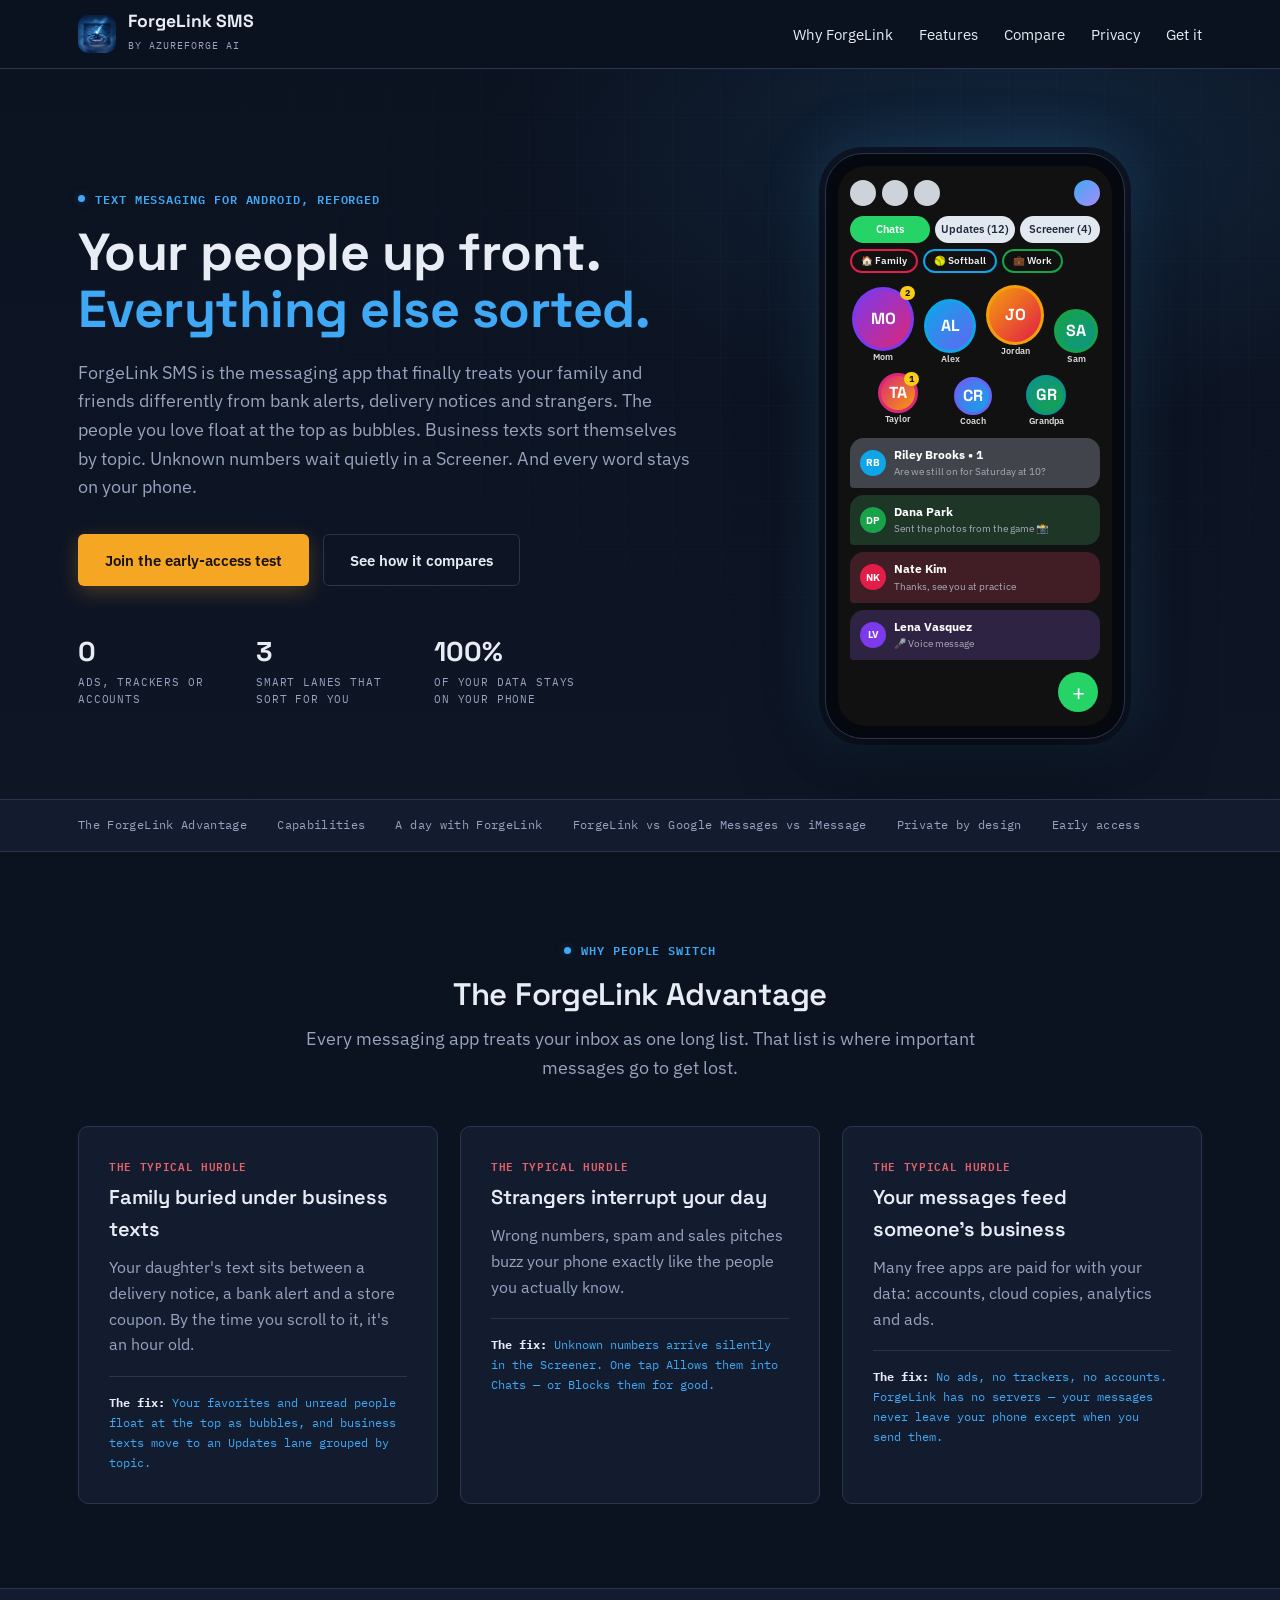
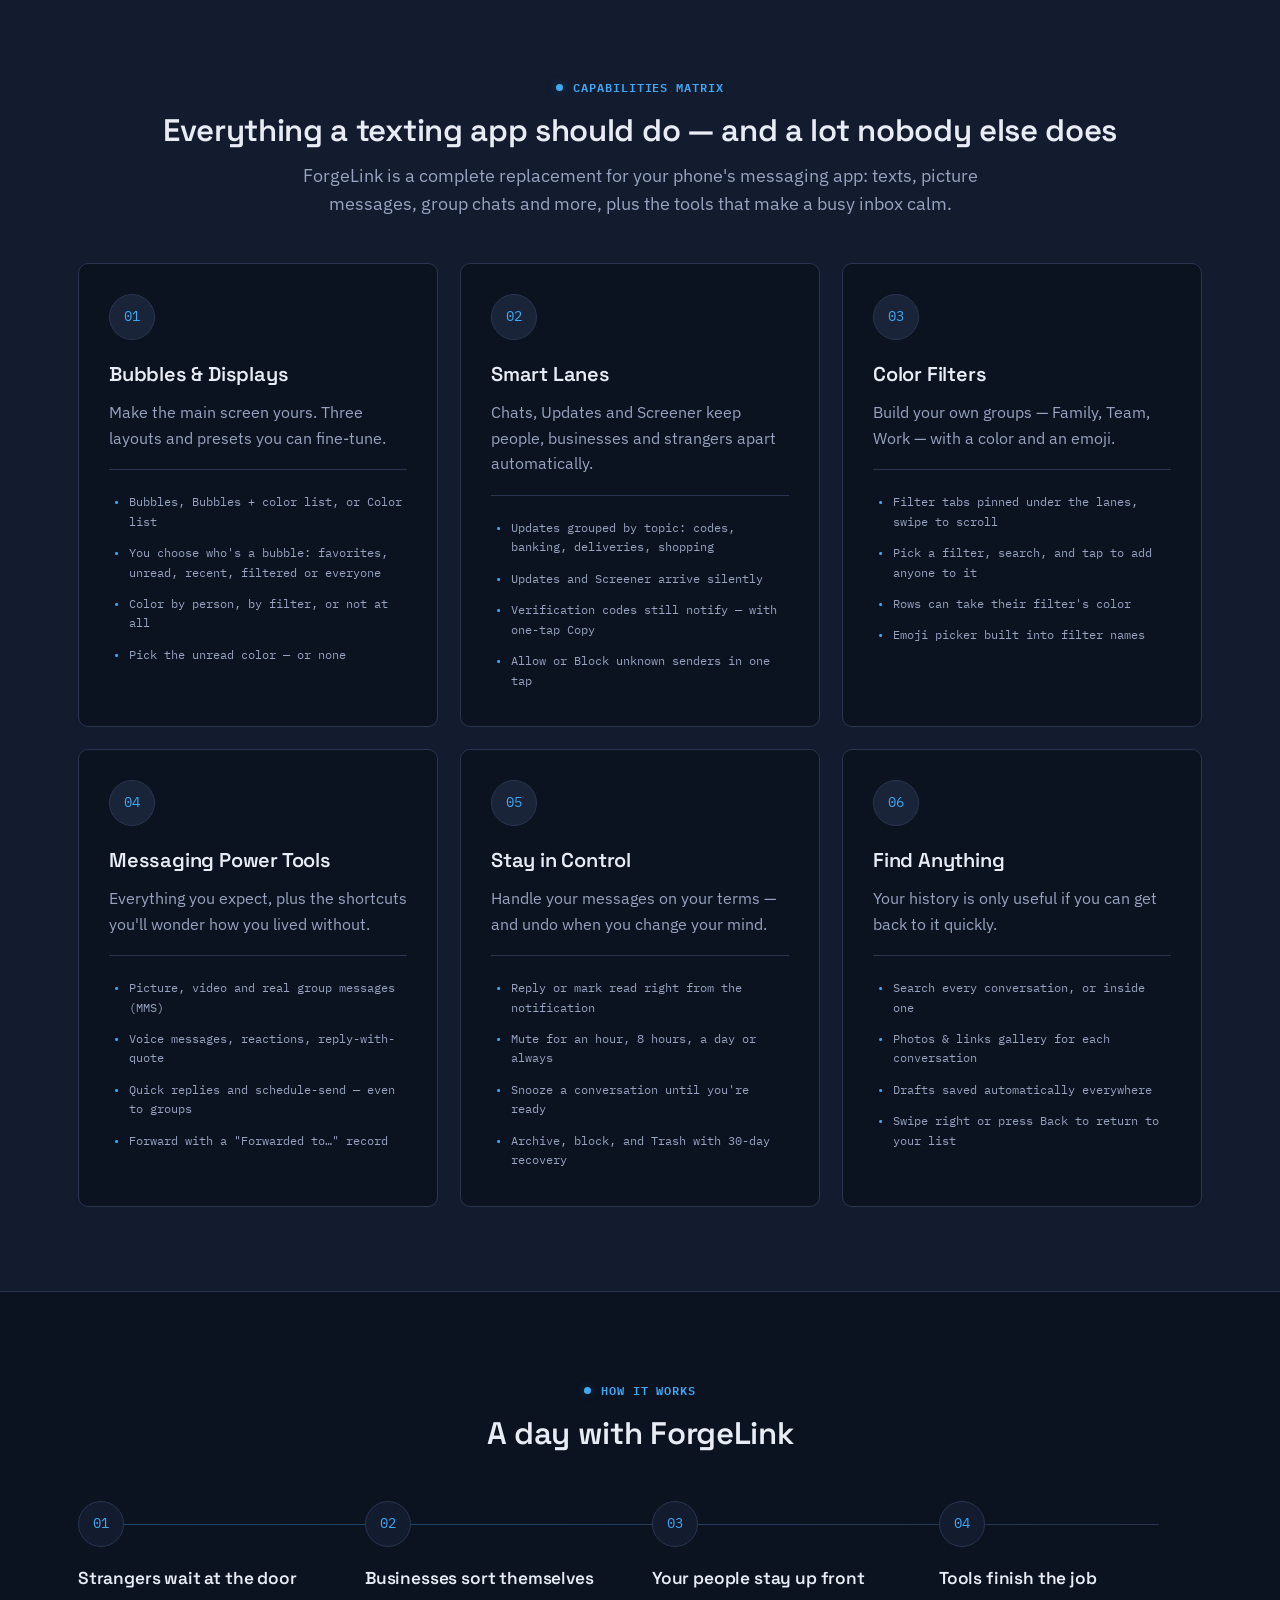
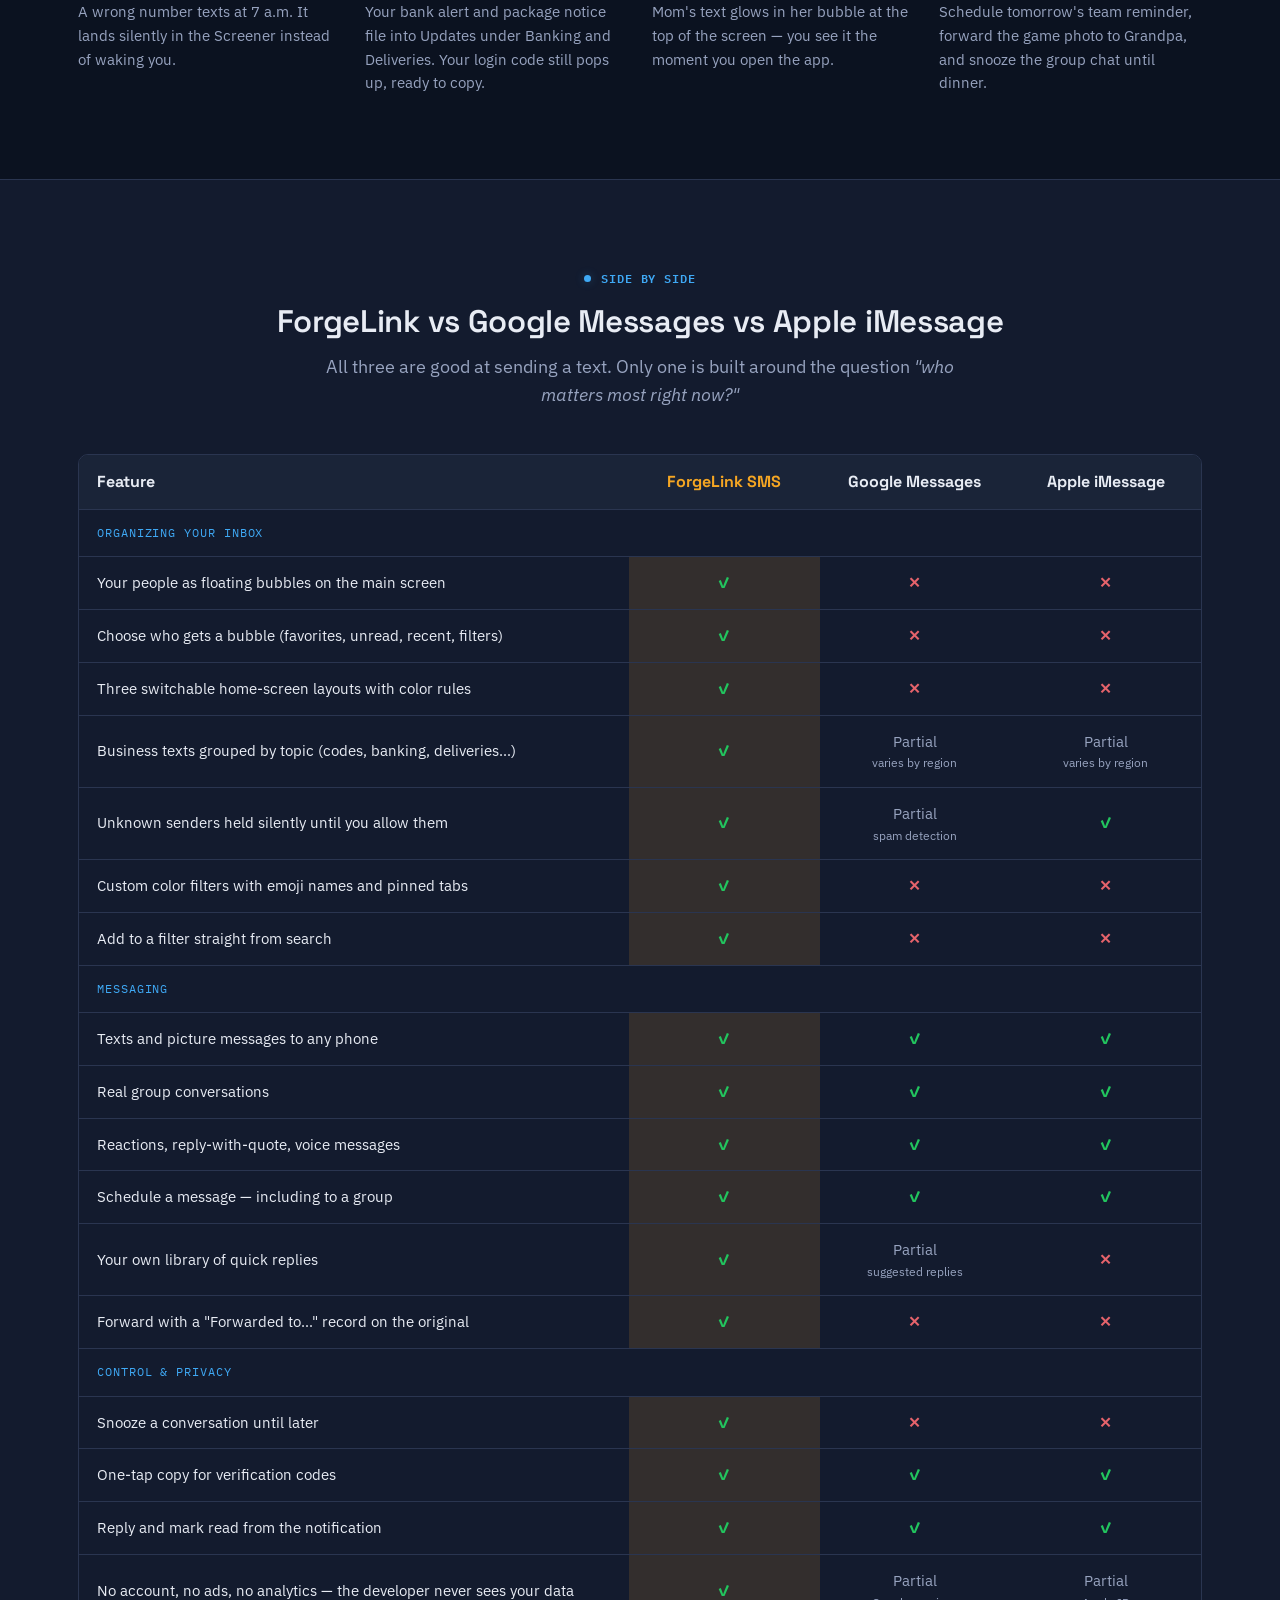
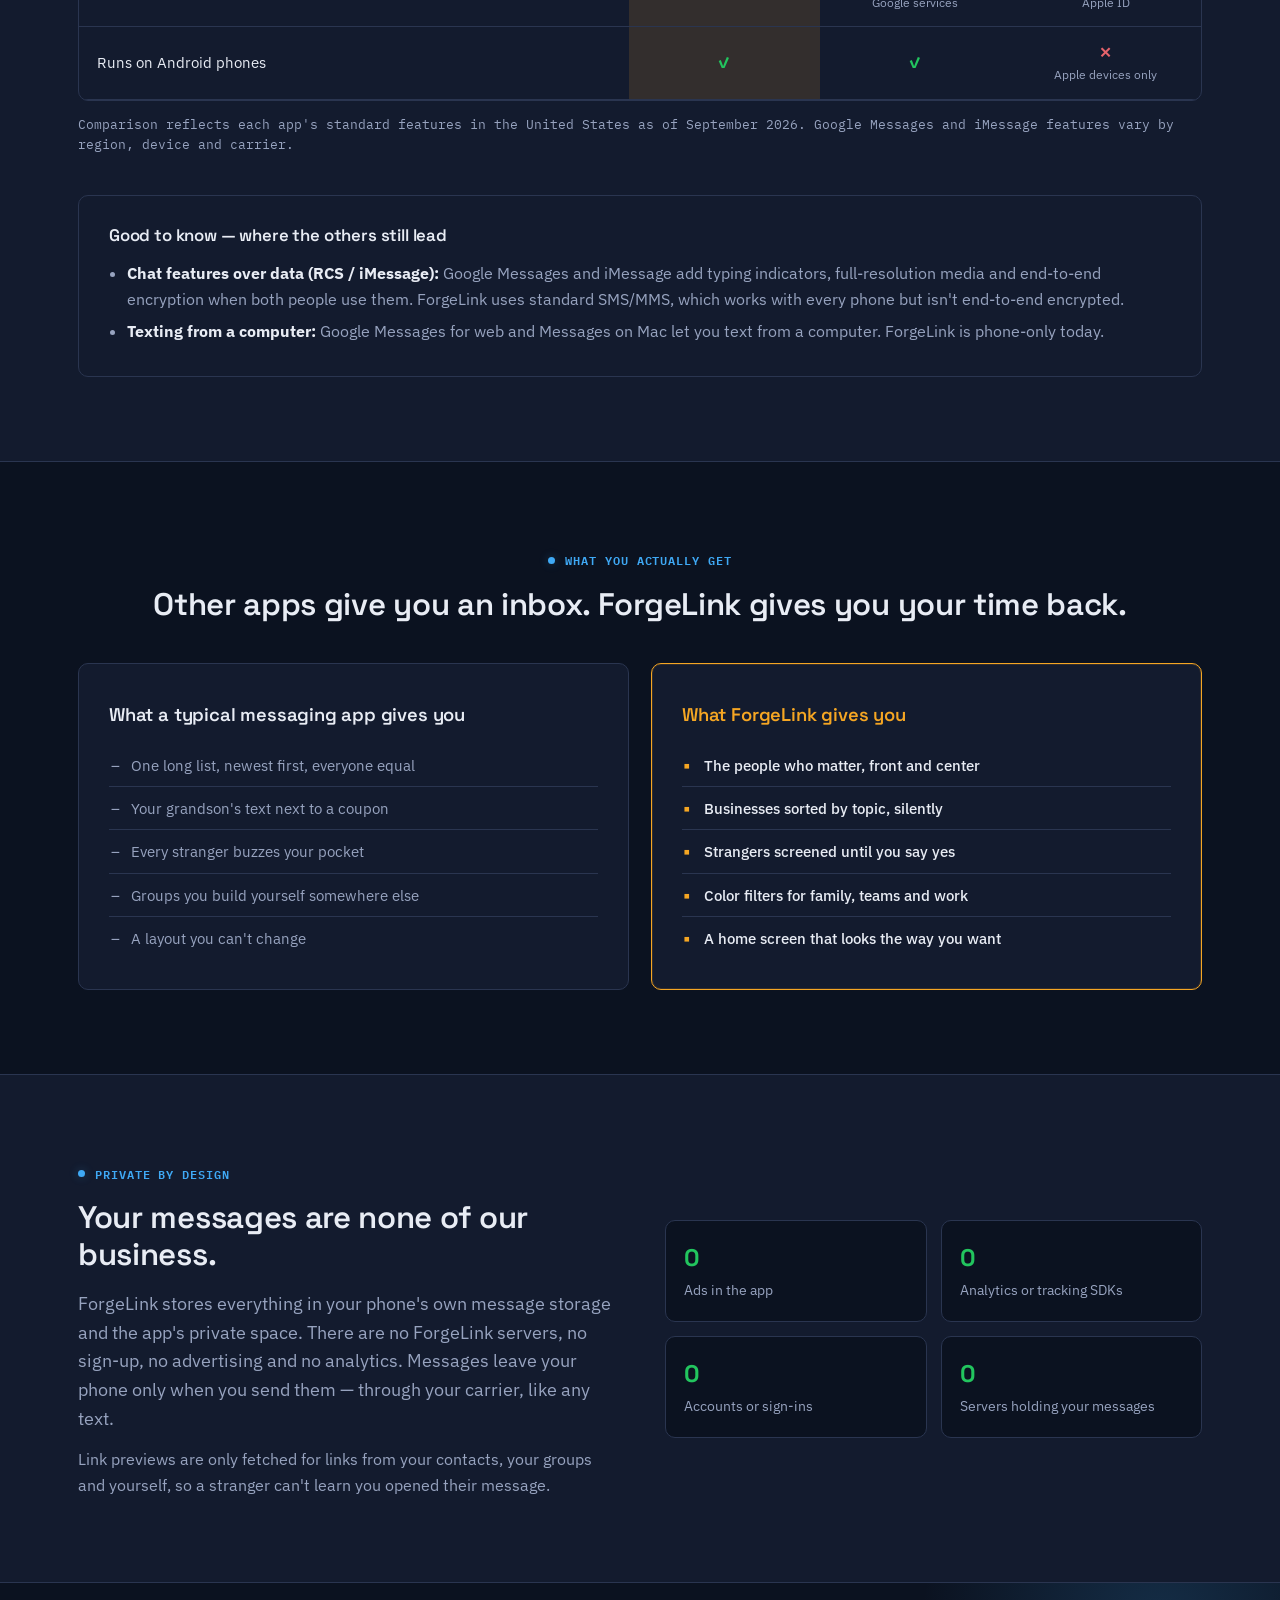
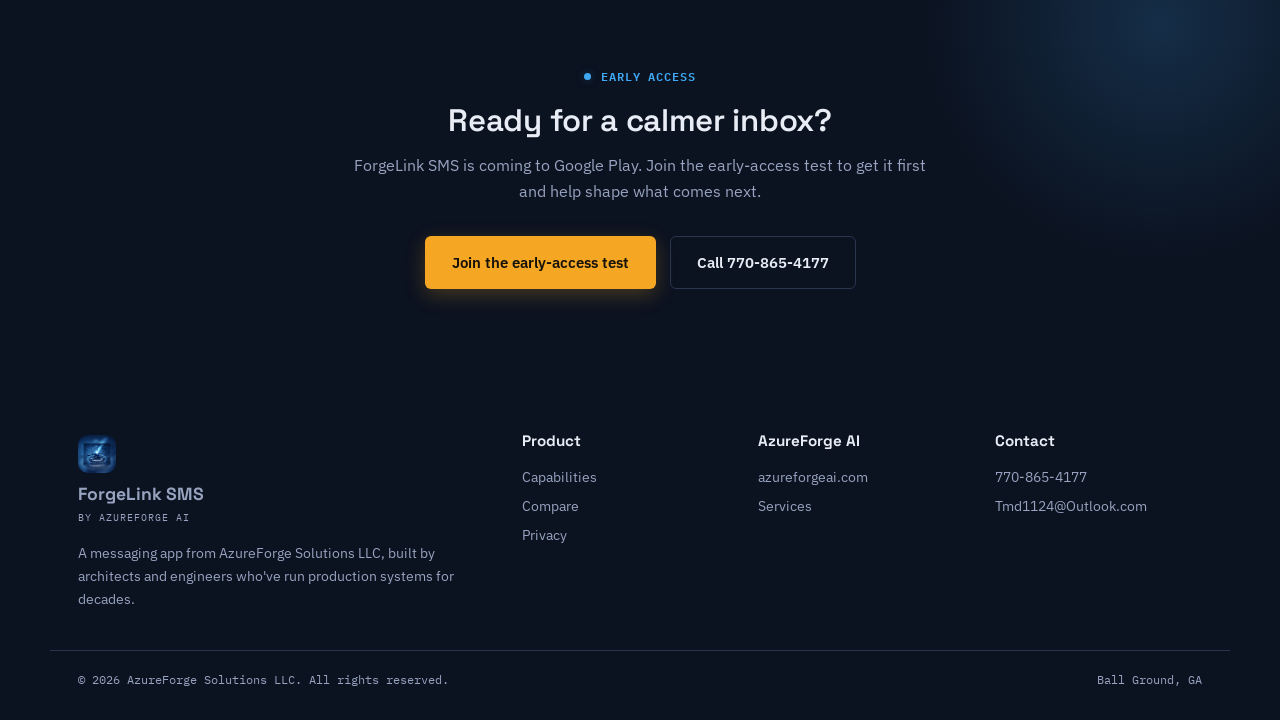
<file: docs/Marketing/ForgeLink-SMS.html>
<!doctype html>
<html lang="en">
<head>
<meta charset="utf-8">
<meta name="viewport" content="width=device-width, initial-scale=1">
<title>ForgeLink SMS — Your People Up Front. Everything Else Sorted.</title>
<meta name="description" content="ForgeLink SMS is the Android text messaging app that puts the people you care about up front, sorts business texts by topic, screens strangers, and keeps everything private on your phone.">
<link rel="preconnect" href="https://fonts.googleapis.com">
<link rel="preconnect" href="https://fonts.gstatic.com" crossorigin>
<link href="https://fonts.googleapis.com/css2?family=IBM+Plex+Mono:wght@400;600&family=IBM+Plex+Sans:wght@400;500;600&family=Space+Grotesk:wght@500;600;700&display=swap" rel="stylesheet">
<style>
  :root {
    --bg: #0B1220; --surface: #131B2E; --surface-2: #1A2438;
    --ink: #E8ECF4; --ink-dim: #97A3BF; --line: #2A3550;
    --signal: #3FA9F5; --signal-dim: rgba(63,169,245,0.14); --signal-border: rgba(63,169,245,0.35); --glow-signal: rgba(63,169,245,0.30);
    --amber: #F5A623; --amber-dim: rgba(245,166,35,0.14); --amber-ink: #16110a; --amber-shadow: rgba(245,166,35,0.25);
    --good: #22C55E; --good-dim: rgba(34,197,94,0.14); --info: #A78BFA; --danger: #E5636B; --danger-dim: rgba(229,99,107,0.14);
    --header-bg: rgba(11,18,32,0.86);
    --font-display: 'Space Grotesk', 'IBM Plex Sans', sans-serif; --font-body: 'IBM Plex Sans', sans-serif; --font-mono: 'IBM Plex Mono', monospace;
    --container: 1180px; --radius: 10px;
  }
  * { box-sizing: border-box; }
  html { scroll-behavior: smooth; }
  body { margin: 0; background: var(--bg); color: var(--ink); font-family: var(--font-body); font-size: 16px; line-height: 1.6; }
  a { color: var(--signal); text-decoration: none; }
  .container { max-width: var(--container); margin: 0 auto; padding: 0 28px; }
  h1, h2, h3 { font-family: var(--font-display); margin: 0; color: var(--ink); }
  h1 { font-size: clamp(2.2rem, 4.6vw, 3.25rem); font-weight: 700; line-height: 1.1; letter-spacing: -0.01em; }
  h2 { font-size: clamp(1.6rem, 3vw, 1.95rem); font-weight: 600; letter-spacing: -0.01em; line-height: 1.2; }
  h3 { font-size: 1.25rem; font-weight: 600; letter-spacing: -0.01em; }
  p { color: var(--ink-dim); margin: 0; }
  .hl { color: var(--signal); }
  .eyebrow { display: inline-flex; align-items: center; gap: 10px; font-family: var(--font-mono); font-size: 0.72rem; font-weight: 600; letter-spacing: 0.08em; text-transform: uppercase; color: var(--signal); margin-bottom: 16px; }
  .eyebrow::before { content: ""; width: 7px; height: 7px; border-radius: 50%; background: var(--signal); box-shadow: 0 0 10px var(--glow-signal); }
  .center { text-align: center; }
  .center .eyebrow { justify-content: center; }
  .lede { font-size: 1.12rem; max-width: 680px; }
  .center .lede { margin: 12px auto 0; }
  section { padding: 84px 0; }
  .bg-surface { background: var(--surface); border-top: 1px solid var(--line); border-bottom: 1px solid var(--line); }

  /* Header */
  .site-header { position: sticky; top: 0; z-index: 50; background: var(--header-bg); backdrop-filter: blur(10px); border-bottom: 1px solid var(--line); }
  .site-header .container { display: flex; align-items: center; justify-content: space-between; height: 68px; }
  .brand { display: flex; align-items: center; gap: 12px; color: var(--ink); }
  .brand img { width: 38px; height: 38px; border-radius: 10px; }
  .brand strong { font-family: var(--font-display); font-size: 1.1rem; display: block; line-height: 1.1; }
  .brand small { font-family: var(--font-mono); font-size: 0.62rem; letter-spacing: 0.1em; color: var(--ink-dim); text-transform: uppercase; }
  .nav-links { display: flex; gap: 26px; }
  .nav-links a { color: var(--ink); font-size: 0.95rem; }
  .nav-links a:hover { color: var(--signal); }

  /* Buttons */
  .btn { display: inline-flex; align-items: center; gap: 8px; padding: 13px 26px; border-radius: 6px; font-weight: 600; font-size: 0.95rem; border: 1px solid transparent; transition: transform .15s, box-shadow .15s, border-color .15s; }
  .btn-primary { background: var(--amber); color: var(--amber-ink); box-shadow: 0 6px 20px var(--amber-shadow); }
  .btn-primary:hover { transform: translateY(-1px); box-shadow: 0 10px 26px var(--amber-shadow); }
  .btn-ghost { border-color: var(--line); color: var(--ink); }
  .btn-ghost:hover { border-color: var(--signal-border); color: var(--signal); }

  /* Hero */
  .hero { padding: 84px 0 60px; background: radial-gradient(900px 480px at 80% 10%, rgba(63,169,245,0.12), transparent 60%), linear-gradient(180deg, transparent, rgba(19,27,46,0.4)); position: relative; overflow: hidden; }
  .hero::after { content: ""; position: absolute; inset: 0; background-image: linear-gradient(var(--line) 1px, transparent 1px), linear-gradient(90deg, var(--line) 1px, transparent 1px); background-size: 48px 48px; opacity: 0.18; mask-image: radial-gradient(ellipse at 70% 30%, black, transparent 70%); pointer-events: none; }
  .hero-grid { display: grid; grid-template-columns: 1.15fr 0.85fr; gap: 56px; align-items: center; position: relative; z-index: 1; }
  .hero p.lede { margin-top: 20px; }
  .hero-actions { display: flex; gap: 14px; flex-wrap: wrap; margin-top: 32px; }
  .hero-stats { display: flex; gap: 28px; flex-wrap: wrap; margin-top: 44px; }
  .hero-stats strong { font-family: var(--font-display); font-size: 1.7rem; display: block; }
  .hero-stats span { display: block; max-width: 150px; font-family: var(--font-mono); font-size: 0.66rem; letter-spacing: 0.08em; color: var(--ink-dim); text-transform: uppercase; }

  /* Phone mockup */
  .phone { width: 300px; margin: 0 auto; border-radius: 38px; padding: 12px; background: #05080f; border: 1px solid var(--line); box-shadow: 0 30px 80px rgba(0,0,0,0.55), 0 0 0 6px #0e1524, 0 0 60px var(--glow-signal); }
  .screen { border-radius: 28px; background: #111; padding: 14px 12px 18px; height: 560px; overflow: hidden; position: relative; }
  .screen .bar { display: flex; justify-content: space-between; align-items: center; margin-bottom: 10px; }
  .screen .icons { display: flex; gap: 6px; }
  .screen .icons i { width: 26px; height: 26px; border-radius: 50%; background: #e2e8f0; display: block; opacity: 0.9; }
  .screen .me { width: 26px; height: 26px; border-radius: 50%; background: linear-gradient(135deg, #3FA9F5, #A78BFA); }
  .lanes { display: flex; gap: 5px; margin-bottom: 6px; }
  .lanes span { flex: 1; text-align: center; font-size: 0.68rem; font-weight: 600; padding: 5px 0; border-radius: 999px; background: #e2e8f0; color: #1e293b; }
  .lanes span.on { background: #25D366; color: #fff; }
  .chips { display: flex; gap: 5px; margin-bottom: 8px; }
  .chips span { font-size: 0.6rem; font-weight: 600; padding: 2px 9px; border-radius: 999px; border: 2px solid; color: #eee; }
  .pond { position: relative; height: 150px; }
  .b { position: absolute; border-radius: 50%; border: 3px solid; display: flex; align-items: center; justify-content: center; color: #fff; font-weight: 700; font-family: var(--font-display); animation: bob 3.2s ease-in-out infinite; }
  .b small { position: absolute; top: 100%; margin-top: 2px; font-size: 0.55rem; color: #ddd; font-family: var(--font-body); font-weight: 600; }
  .b .n { position: absolute; top: -4px; right: -4px; background: #facc15; color: #111; font-size: 0.55rem; border-radius: 8px; padding: 0 5px; font-family: var(--font-body); }
  .b.unread { animation: bob 2.6s ease-in-out infinite, pulse 1.8s infinite; }
  @keyframes bob { 50% { transform: translateY(-5px); } }
  @keyframes pulse { 0% { box-shadow: 0 0 0 0 rgba(250,204,21,0.5); } 70% { box-shadow: 0 0 0 9px transparent; } 100% { box-shadow: 0 0 0 0 transparent; } }
  .card-row { display: flex; gap: 8px; align-items: center; padding: 8px 10px; border-radius: 14px 14px 14px 4px; margin-top: 7px; }
  .card-row .av { width: 26px; height: 26px; border-radius: 50%; flex-shrink: 0; display: flex; align-items: center; justify-content: center; font-size: 0.6rem; font-weight: 700; color: #fff; }
  .card-row b { font-size: 0.72rem; color: #fff; display: block; }
  .card-row em { font-style: normal; font-size: 0.62rem; color: #aab; display: block; white-space: nowrap; overflow: hidden; text-overflow: ellipsis; max-width: 190px; }
  .fab { position: absolute; right: 14px; bottom: 14px; width: 40px; height: 40px; border-radius: 50%; background: #25D366; color: #fff; display: flex; align-items: center; justify-content: center; font-size: 1.4rem; }

  /* Quick links */
  .quicklink-strip { background: var(--surface); border-top: 1px solid var(--line); border-bottom: 1px solid var(--line); }
  .quicklink-strip .container { display: flex; gap: 30px; overflow-x: auto; padding-top: 16px; padding-bottom: 16px; }
  .quicklink-strip a { font-family: var(--font-mono); font-size: 0.74rem; color: var(--ink-dim); white-space: nowrap; letter-spacing: 0.03em; }
  .quicklink-strip a:hover { color: var(--signal); }

  /* Cards */
  .grid-3 { display: grid; grid-template-columns: repeat(3, 1fr); gap: 22px; margin-top: 44px; }
  .grid-2 { display: grid; grid-template-columns: repeat(2, 1fr); gap: 22px; margin-top: 40px; }
  .card { background: var(--surface); border: 1px solid var(--line); border-radius: var(--radius); padding: 30px; }
  .bg-surface .card { background: var(--bg); }
  .card h3 { margin: 6px 0 10px; }
  .hurdle-tag { font-family: var(--font-mono); font-size: 0.7rem; font-weight: 600; letter-spacing: 0.06em; text-transform: uppercase; color: var(--danger); }
  .hurdle-fix { font-family: var(--font-mono); font-size: 0.78rem; color: var(--signal); padding-top: 16px; margin-top: 18px; border-top: 1px solid var(--line); }
  .hurdle-fix b { color: var(--ink); }
  .stage-index { width: 46px; height: 46px; border-radius: 50%; border: 1px solid var(--line); background: var(--surface); color: var(--signal); font-family: var(--font-mono); font-size: 0.85rem; display: flex; align-items: center; justify-content: center; margin-bottom: 18px; }
  .bg-surface .stage-index { background: var(--surface-2); }
  ul.ticks { list-style: none; padding: 0; margin: 18px 0 0; border-top: 1px solid var(--line); padding-top: 16px; }
  ul.ticks li { font-family: var(--font-mono); font-size: 0.76rem; color: var(--ink-dim); padding: 6px 0 6px 20px; position: relative; }
  ul.ticks li::before { content: "•"; color: var(--signal); position: absolute; left: 4px; }

  /* Stages */
  .stages { display: grid; grid-template-columns: repeat(4, 1fr); gap: 24px; margin-top: 48px; position: relative; }
  .stages::before { content: ""; position: absolute; top: 23px; left: 6%; right: 6%; height: 1px; background: linear-gradient(90deg, var(--signal-border), var(--line)); }
  .stage { position: relative; }
  .stage h3 { font-size: 1.08rem; margin-bottom: 8px; }
  .stage p { font-size: 0.92rem; }

  /* Comparison */
  .compare-wrap { margin-top: 44px; overflow-x: auto; border: 1px solid var(--line); border-radius: var(--radius); }
  table.compare { width: 100%; border-collapse: collapse; min-width: 720px; }
  .compare th, .compare td { padding: 14px 18px; text-align: left; border-bottom: 1px solid var(--line); font-size: 0.93rem; }
  .compare thead th { font-family: var(--font-display); font-size: 1rem; background: var(--surface-2); position: sticky; top: 0; }
  .compare thead th.us { color: var(--amber); }
  .compare td:not(:first-child), .compare th:not(:first-child) { text-align: center; width: 17%; }
  .compare td.us { background: var(--amber-dim); }
  .compare tr.group td { font-family: var(--font-mono); font-size: 0.72rem; letter-spacing: 0.08em; text-transform: uppercase; color: var(--signal); background: var(--surface); }
  .yes { color: var(--good); font-weight: 700; }
  .no { color: var(--danger); font-weight: 700; }
  .part { color: var(--ink-dim); font-size: 0.82rem; }
  .compare td small { display: block; color: var(--ink-dim); font-size: 0.76rem; font-weight: 400; }
  .note { margin-top: 14px; font-size: 0.8rem; color: var(--ink-dim); font-family: var(--font-mono); }

  /* Contrast */
  .contrast .card h3 { font-size: 1.15rem; margin-bottom: 14px; }
  .contrast .tool li::before { content: "–"; color: var(--ink-dim); }
  .contrast .result { border-color: var(--amber); box-shadow: 0 0 0 1px var(--amber-dim) inset; }
  .contrast .result h3 { color: var(--amber); }
  .contrast ul { list-style: none; padding: 0; margin: 0; }
  .contrast li { padding: 9px 0 9px 22px; position: relative; border-bottom: 1px solid var(--line); font-size: 0.95rem; }
  .contrast li:last-child { border-bottom: none; }
  .contrast li::before { position: absolute; left: 2px; }
  .contrast .result li { color: var(--ink); font-weight: 500; }
  .contrast .result li::before { content: "■"; color: var(--amber); font-size: 0.6rem; top: 14px; }
  .contrast .tool li { color: var(--ink-dim); }

  /* Privacy */
  .privacy-grid { display: grid; grid-template-columns: 1fr 1fr; gap: 50px; align-items: center; }
  .pill-list { display: grid; grid-template-columns: 1fr 1fr; gap: 14px; }
  .pill { background: var(--bg); border: 1px solid var(--line); border-radius: var(--radius); padding: 18px; }
  .pill strong { font-family: var(--font-display); font-size: 1.5rem; display: block; color: var(--good); }
  .pill span { font-size: 0.85rem; color: var(--ink-dim); }

  /* Lead */
  .lead-box { border: 1px solid var(--line); border-radius: var(--radius); padding: 26px 30px; margin-top: 40px; background: var(--surface); }
  .lead-box h3 { font-size: 1.05rem; margin-bottom: 12px; }
  .lead-box ul { margin: 0; padding-left: 18px; color: var(--ink-dim); }
  .lead-box li { margin: 6px 0; }
  .lead-box li b { color: var(--ink); }

  /* CTA */
  .cta { text-align: center; position: relative; overflow: hidden; }
  .cta::before { content: ""; position: absolute; width: 520px; height: 520px; right: -140px; top: -220px; background: radial-gradient(circle, rgba(63,169,245,0.18), transparent 65%); }
  .cta .container { position: relative; }
  .cta p { max-width: 580px; margin: 14px auto 0; }
  .cta .hero-actions { justify-content: center; }

  /* Footer */
  .site-footer { padding: 56px 0 30px; }
  .footer-grid { display: grid; grid-template-columns: 2fr 1fr 1fr 1fr; gap: 30px; }
  .footer-grid h4 { font-family: var(--font-display); font-size: 0.95rem; margin: 0 0 12px; }
  .footer-grid a, .footer-grid span { display: block; color: var(--ink-dim); font-size: 0.9rem; margin: 6px 0; }
  .footer-grid a:hover { color: var(--signal); }
  .footer-bottom { display: flex; justify-content: space-between; border-top: 1px solid var(--line); margin-top: 40px; padding-top: 20px; font-family: var(--font-mono); font-size: 0.72rem; color: var(--ink-dim); }

  @media (max-width: 960px) {
    .hero-grid, .privacy-grid { grid-template-columns: 1fr; }
    .grid-3 { grid-template-columns: 1fr; }
    .grid-2 { grid-template-columns: 1fr; }
    .stages { grid-template-columns: 1fr 1fr; }
    .stages::before { display: none; }
    .footer-grid { grid-template-columns: 1fr 1fr; }
    .nav-links { display: none; }
  }
  @media (max-width: 560px) {
    .container { padding: 0 16px; }
    .stages { grid-template-columns: 1fr; }
    .pill-list { grid-template-columns: 1fr; }
    .footer-bottom { flex-direction: column; gap: 8px; }
  }
</style>
</head>
<body>

<header class="site-header">
  <div class="container">
    <a class="brand" href="#top">
      <img src="assets/forgelink-icon.png" alt="ForgeLink SMS icon">
      <span><strong>ForgeLink SMS</strong><small>by AzureForge AI</small></span>
    </a>
    <nav class="nav-links">
      <a href="#advantage">Why ForgeLink</a>
      <a href="#features">Features</a>
      <a href="#compare">Compare</a>
      <a href="#privacy">Privacy</a>
      <a href="#get">Get it</a>
    </nav>
  </div>
</header>

<section class="hero" id="top">
  <div class="container hero-grid">
    <div>
      <div class="eyebrow">Text messaging for Android, reforged</div>
      <h1>Your people up front. <span class="hl">Everything else sorted.</span></h1>
      <p class="lede">ForgeLink SMS is the messaging app that finally treats your family and friends differently from bank alerts, delivery notices and strangers. The people you love float at the top as bubbles. Business texts sort themselves by topic. Unknown numbers wait quietly in a Screener. And every word stays on your phone.</p>
      <div class="hero-actions">
        <a class="btn btn-primary" href="#get">Join the early-access test</a>
        <a class="btn btn-ghost" href="#compare">See how it compares</a>
      </div>
      <div class="hero-stats">
        <div><strong>0</strong><span>Ads, trackers or accounts</span></div>
        <div><strong>3</strong><span>Smart lanes that sort for you</span></div>
        <div><strong>100%</strong><span>Of your data stays on your phone</span></div>
      </div>
    </div>

    <div class="phone" aria-label="Illustration of the ForgeLink SMS chat screen with example contacts">
      <div class="screen">
        <div class="bar"><div class="icons"><i></i><i></i><i></i></div><div class="me"></div></div>
        <div class="lanes"><span class="on">Chats</span><span>Updates (12)</span><span>Screener (4)</span></div>
        <div class="chips"><span style="border-color:#e11d48">🏠 Family</span><span style="border-color:#0ea5e9">🥎 Softball</span><span style="border-color:#16a34a">💼 Work</span></div>
        <div class="pond">
          <div class="b unread" style="left:2px;top:6px;width:62px;height:64px;border-color:#7c3aed;background:linear-gradient(135deg,#7c3aed,#db2777)">MO<span class="n">2</span><small>Mom</small></div>
          <div class="b" style="left:74px;top:18px;width:52px;height:54px;border-color:#0ea5e9;background:linear-gradient(135deg,#0ea5e9,#6366f1);animation-delay:.4s">AL<small>Alex</small></div>
          <div class="b" style="left:136px;top:4px;width:58px;height:60px;border-color:#f59e0b;background:linear-gradient(135deg,#f59e0b,#e11d48);animation-delay:.8s">JO<small>Jordan</small></div>
          <div class="b" style="left:204px;top:28px;width:44px;height:44px;border-color:#16a34a;background:linear-gradient(135deg,#16a34a,#0d9488);animation-delay:1.2s">SA<small>Sam</small></div>
          <div class="b unread" style="left:28px;top:92px;width:40px;height:40px;border-color:#db2777;background:linear-gradient(135deg,#db2777,#f59e0b);animation-delay:.2s">TA<span class="n">1</span><small>Taylor</small></div>
          <div class="b" style="left:104px;top:96px;width:38px;height:38px;border-color:#6366f1;background:linear-gradient(135deg,#6366f1,#0ea5e9);animation-delay:1s">CR<small>Coach</small></div>
          <div class="b" style="left:176px;top:94px;width:40px;height:40px;border-color:#0d9488;background:linear-gradient(135deg,#0d9488,#16a34a);animation-delay:.6s">GR<small>Grandpa</small></div>
        </div>
        <div class="card-row" style="background:color-mix(in srgb,#6b7280 45%,#1e1e1e)"><div class="av" style="background:#0ea5e9">RB</div><div><b>Riley Brooks • 1</b><em>Are we still on for Saturday at 10?</em></div></div>
        <div class="card-row" style="background:color-mix(in srgb,#16a34a 18%,#1e1e1e)"><div class="av" style="background:#16a34a">DP</div><div><b>Dana Park</b><em>Sent the photos from the game 📸</em></div></div>
        <div class="card-row" style="background:color-mix(in srgb,#e11d48 18%,#1e1e1e)"><div class="av" style="background:#e11d48">NK</div><div><b>Nate Kim</b><em>Thanks, see you at practice</em></div></div>
        <div class="card-row" style="background:color-mix(in srgb,#7c3aed 18%,#1e1e1e)"><div class="av" style="background:#7c3aed">LV</div><div><b>Lena Vasquez</b><em>🎤 Voice message</em></div></div>
        <div class="fab">+</div>
      </div>
    </div>
  </div>
</section>

<nav class="quicklink-strip" aria-label="Page sections">
  <div class="container">
    <a href="#advantage">The ForgeLink Advantage</a>
    <a href="#features">Capabilities</a>
    <a href="#day">A day with ForgeLink</a>
    <a href="#compare">ForgeLink vs Google Messages vs iMessage</a>
    <a href="#privacy">Private by design</a>
    <a href="#get">Early access</a>
  </div>
</nav>

<section id="advantage">
  <div class="container center">
    <div class="eyebrow">Why people switch</div>
    <h2>The ForgeLink Advantage</h2>
    <p class="lede">Every messaging app treats your inbox as one long list. That list is where important messages go to get lost.</p>
  </div>
  <div class="container grid-3">
    <div class="card">
      <div class="hurdle-tag">The typical hurdle</div>
      <h3>Family buried under business texts</h3>
      <p>Your daughter's text sits between a delivery notice, a bank alert and a store coupon. By the time you scroll to it, it's an hour old.</p>
      <div class="hurdle-fix"><b>The fix:</b> Your favorites and unread people float at the top as bubbles, and business texts move to an Updates lane grouped by topic.</div>
    </div>
    <div class="card">
      <div class="hurdle-tag">The typical hurdle</div>
      <h3>Strangers interrupt your day</h3>
      <p>Wrong numbers, spam and sales pitches buzz your phone exactly like the people you actually know.</p>
      <div class="hurdle-fix"><b>The fix:</b> Unknown numbers arrive silently in the Screener. One tap Allows them into Chats — or Blocks them for good.</div>
    </div>
    <div class="card">
      <div class="hurdle-tag">The typical hurdle</div>
      <h3>Your messages feed someone's business</h3>
      <p>Many free apps are paid for with your data: accounts, cloud copies, analytics and ads.</p>
      <div class="hurdle-fix"><b>The fix:</b> No ads, no trackers, no accounts. ForgeLink has no servers — your messages never leave your phone except when you send them.</div>
    </div>
  </div>
</section>

<section id="features" class="bg-surface">
  <div class="container center">
    <div class="eyebrow">Capabilities matrix</div>
    <h2>Everything a texting app should do — and a lot nobody else does</h2>
    <p class="lede">ForgeLink is a complete replacement for your phone's messaging app: texts, picture messages, group chats and more, plus the tools that make a busy inbox calm.</p>
  </div>
  <div class="container grid-3">
    <div class="card">
      <div class="stage-index">01</div>
      <h3>Bubbles &amp; Displays</h3>
      <p>Make the main screen yours. Three layouts and presets you can fine-tune.</p>
      <ul class="ticks">
        <li>Bubbles, Bubbles + color list, or Color list</li>
        <li>You choose who's a bubble: favorites, unread, recent, filtered or everyone</li>
        <li>Color by person, by filter, or not at all</li>
        <li>Pick the unread color — or none</li>
      </ul>
    </div>
    <div class="card">
      <div class="stage-index">02</div>
      <h3>Smart Lanes</h3>
      <p>Chats, Updates and Screener keep people, businesses and strangers apart automatically.</p>
      <ul class="ticks">
        <li>Updates grouped by topic: codes, banking, deliveries, shopping</li>
        <li>Updates and Screener arrive silently</li>
        <li>Verification codes still notify — with one-tap Copy</li>
        <li>Allow or Block unknown senders in one tap</li>
      </ul>
    </div>
    <div class="card">
      <div class="stage-index">03</div>
      <h3>Color Filters</h3>
      <p>Build your own groups — Family, Team, Work — with a color and an emoji.</p>
      <ul class="ticks">
        <li>Filter tabs pinned under the lanes, swipe to scroll</li>
        <li>Pick a filter, search, and tap to add anyone to it</li>
        <li>Rows can take their filter's color</li>
        <li>Emoji picker built into filter names</li>
      </ul>
    </div>
    <div class="card">
      <div class="stage-index">04</div>
      <h3>Messaging Power Tools</h3>
      <p>Everything you expect, plus the shortcuts you'll wonder how you lived without.</p>
      <ul class="ticks">
        <li>Picture, video and real group messages (MMS)</li>
        <li>Voice messages, reactions, reply-with-quote</li>
        <li>Quick replies and schedule-send — even to groups</li>
        <li>Forward with a "Forwarded to…" record</li>
      </ul>
    </div>
    <div class="card">
      <div class="stage-index">05</div>
      <h3>Stay in Control</h3>
      <p>Handle your messages on your terms — and undo when you change your mind.</p>
      <ul class="ticks">
        <li>Reply or mark read right from the notification</li>
        <li>Mute for an hour, 8 hours, a day or always</li>
        <li>Snooze a conversation until you're ready</li>
        <li>Archive, block, and Trash with 30-day recovery</li>
      </ul>
    </div>
    <div class="card">
      <div class="stage-index">06</div>
      <h3>Find Anything</h3>
      <p>Your history is only useful if you can get back to it quickly.</p>
      <ul class="ticks">
        <li>Search every conversation, or inside one</li>
        <li>Photos &amp; links gallery for each conversation</li>
        <li>Drafts saved automatically everywhere</li>
        <li>Swipe right or press Back to return to your list</li>
      </ul>
    </div>
  </div>
</section>

<section id="day">
  <div class="container center">
    <div class="eyebrow">How it works</div>
    <h2>A day with ForgeLink</h2>
  </div>
  <div class="container stages">
    <div class="stage">
      <div class="stage-index">01</div>
      <h3>Strangers wait at the door</h3>
      <p>A wrong number texts at 7 a.m. It lands silently in the Screener instead of waking you.</p>
    </div>
    <div class="stage">
      <div class="stage-index">02</div>
      <h3>Businesses sort themselves</h3>
      <p>Your bank alert and package notice file into Updates under Banking and Deliveries. Your login code still pops up, ready to copy.</p>
    </div>
    <div class="stage">
      <div class="stage-index">03</div>
      <h3>Your people stay up front</h3>
      <p>Mom's text glows in her bubble at the top of the screen — you see it the moment you open the app.</p>
    </div>
    <div class="stage">
      <div class="stage-index">04</div>
      <h3>Tools finish the job</h3>
      <p>Schedule tomorrow's team reminder, forward the game photo to Grandpa, and snooze the group chat until dinner.</p>
    </div>
  </div>
</section>

<section id="compare" class="bg-surface">
  <div class="container center">
    <div class="eyebrow">Side by side</div>
    <h2>ForgeLink vs Google Messages vs Apple iMessage</h2>
    <p class="lede">All three are good at sending a text. Only one is built around the question <em>"who matters most right now?"</em></p>
  </div>
  <div class="container">
    <div class="compare-wrap">
      <table class="compare">
        <thead>
          <tr><th>Feature</th><th class="us">ForgeLink SMS</th><th>Google Messages</th><th>Apple iMessage</th></tr>
        </thead>
        <tbody>
          <tr class="group"><td colspan="4">Organizing your inbox</td></tr>
          <tr><td>Your people as floating bubbles on the main screen</td><td class="us yes">✓</td><td class="no">✕</td><td class="no">✕</td></tr>
          <tr><td>Choose who gets a bubble (favorites, unread, recent, filters)</td><td class="us yes">✓</td><td class="no">✕</td><td class="no">✕</td></tr>
          <tr><td>Three switchable home-screen layouts with color rules</td><td class="us yes">✓</td><td class="no">✕</td><td class="no">✕</td></tr>
          <tr><td>Business texts grouped by topic (codes, banking, deliveries…)</td><td class="us yes">✓</td><td class="part">Partial<small>varies by region</small></td><td class="part">Partial<small>varies by region</small></td></tr>
          <tr><td>Unknown senders held silently until you allow them</td><td class="us yes">✓</td><td class="part">Partial<small>spam detection</small></td><td class="yes">✓</td></tr>
          <tr><td>Custom color filters with emoji names and pinned tabs</td><td class="us yes">✓</td><td class="no">✕</td><td class="no">✕</td></tr>
          <tr><td>Add to a filter straight from search</td><td class="us yes">✓</td><td class="no">✕</td><td class="no">✕</td></tr>

          <tr class="group"><td colspan="4">Messaging</td></tr>
          <tr><td>Texts and picture messages to any phone</td><td class="us yes">✓</td><td class="yes">✓</td><td class="yes">✓</td></tr>
          <tr><td>Real group conversations</td><td class="us yes">✓</td><td class="yes">✓</td><td class="yes">✓</td></tr>
          <tr><td>Reactions, reply-with-quote, voice messages</td><td class="us yes">✓</td><td class="yes">✓</td><td class="yes">✓</td></tr>
          <tr><td>Schedule a message — including to a group</td><td class="us yes">✓</td><td class="yes">✓</td><td class="yes">✓</td></tr>
          <tr><td>Your own library of quick replies</td><td class="us yes">✓</td><td class="part">Partial<small>suggested replies</small></td><td class="no">✕</td></tr>
          <tr><td>Forward with a "Forwarded to…" record on the original</td><td class="us yes">✓</td><td class="no">✕</td><td class="no">✕</td></tr>

          <tr class="group"><td colspan="4">Control &amp; privacy</td></tr>
          <tr><td>Snooze a conversation until later</td><td class="us yes">✓</td><td class="no">✕</td><td class="no">✕</td></tr>
          <tr><td>One-tap copy for verification codes</td><td class="us yes">✓</td><td class="yes">✓</td><td class="yes">✓</td></tr>
          <tr><td>Reply and mark read from the notification</td><td class="us yes">✓</td><td class="yes">✓</td><td class="yes">✓</td></tr>
          <tr><td>No account, no ads, no analytics — the developer never sees your data</td><td class="us yes">✓</td><td class="part">Partial<small>Google services</small></td><td class="part">Partial<small>Apple ID</small></td></tr>
          <tr><td>Runs on Android phones</td><td class="us yes">✓</td><td class="yes">✓</td><td class="no">✕<small>Apple devices only</small></td></tr>
        </tbody>
      </table>
    </div>
    <p class="note">Comparison reflects each app's standard features in the United States as of September 2026. Google Messages and iMessage features vary by region, device and carrier.</p>

    <div class="lead-box">
      <h3>Good to know — where the others still lead</h3>
      <ul>
        <li><b>Chat features over data (RCS / iMessage):</b> Google Messages and iMessage add typing indicators, full-resolution media and end-to-end encryption when both people use them. ForgeLink uses standard SMS/MMS, which works with every phone but isn't end-to-end encrypted.</li>
        <li><b>Texting from a computer:</b> Google Messages for web and Messages on Mac let you text from a computer. ForgeLink is phone-only today.</li>
      </ul>
    </div>
  </div>
</section>

<section class="contrast">
  <div class="container center">
    <div class="eyebrow">What you actually get</div>
    <h2>Other apps give you an inbox. ForgeLink gives you your time back.</h2>
  </div>
  <div class="container grid-2">
    <div class="card tool">
      <h3>What a typical messaging app gives you</h3>
      <ul>
        <li>One long list, newest first, everyone equal</li>
        <li>Your grandson's text next to a coupon</li>
        <li>Every stranger buzzes your pocket</li>
        <li>Groups you build yourself somewhere else</li>
        <li>A layout you can't change</li>
      </ul>
    </div>
    <div class="card result">
      <h3>What ForgeLink gives you</h3>
      <ul>
        <li>The people who matter, front and center</li>
        <li>Businesses sorted by topic, silently</li>
        <li>Strangers screened until you say yes</li>
        <li>Color filters for family, teams and work</li>
        <li>A home screen that looks the way you want</li>
      </ul>
    </div>
  </div>
</section>

<section id="privacy" class="bg-surface">
  <div class="container privacy-grid">
    <div>
      <div class="eyebrow">Private by design</div>
      <h2>Your messages are none of our business.</h2>
      <p class="lede" style="margin-top:16px;">ForgeLink stores everything in your phone's own message storage and the app's private space. There are no ForgeLink servers, no sign-up, no advertising and no analytics. Messages leave your phone only when you send them — through your carrier, like any text.</p>
      <p style="margin-top:14px;">Link previews are only fetched for links from your contacts, your groups and yourself, so a stranger can't learn you opened their message.</p>
    </div>
    <div class="pill-list">
      <div class="pill"><strong>0</strong><span>Ads in the app</span></div>
      <div class="pill"><strong>0</strong><span>Analytics or tracking SDKs</span></div>
      <div class="pill"><strong>0</strong><span>Accounts or sign-ins</span></div>
      <div class="pill"><strong>0</strong><span>Servers holding your messages</span></div>
    </div>
  </div>
</section>

<section class="cta" id="get">
  <div class="container">
    <div class="eyebrow" style="justify-content:center;display:flex;">Early access</div>
    <h2>Ready for a calmer inbox?</h2>
    <p>ForgeLink SMS is coming to Google Play. Join the early-access test to get it first and help shape what comes next.</p>
    <div class="hero-actions">
      <a class="btn btn-primary" href="mailto:Tmd1124@outlook.com?subject=ForgeLink%20SMS%20early%20access">Join the early-access test</a>
      <a class="btn btn-ghost" href="tel:+17708654177">Call 770-865-4177</a>
    </div>
  </div>
</section>

<footer class="site-footer">
  <div class="container footer-grid">
    <div>
      <a class="brand" href="#top"><img src="assets/forgelink-icon.png" alt=""><span><strong>ForgeLink SMS</strong><small>by AzureForge AI</small></span></a>
      <p style="margin-top:14px;font-size:0.9rem;">A messaging app from AzureForge Solutions LLC, built by architects and engineers who've run production systems for decades.</p>
    </div>
    <div><h4>Product</h4><a href="#features">Capabilities</a><a href="#compare">Compare</a><a href="#privacy">Privacy</a></div>
    <div><h4>AzureForge AI</h4><a href="https://azureforgeai.com">azureforgeai.com</a><a href="https://azureforgeai.com">Services</a></div>
    <div><h4>Contact</h4><a href="tel:+17708654177">770-865-4177</a><a href="mailto:Tmd1124@outlook.com">Tmd1124@Outlook.com</a></div>
  </div>
  <div class="container footer-bottom"><span>© 2026 AzureForge Solutions LLC. All rights reserved.</span><span>Ball Ground, GA</span></div>
</footer>

</body>
</html>
</file>
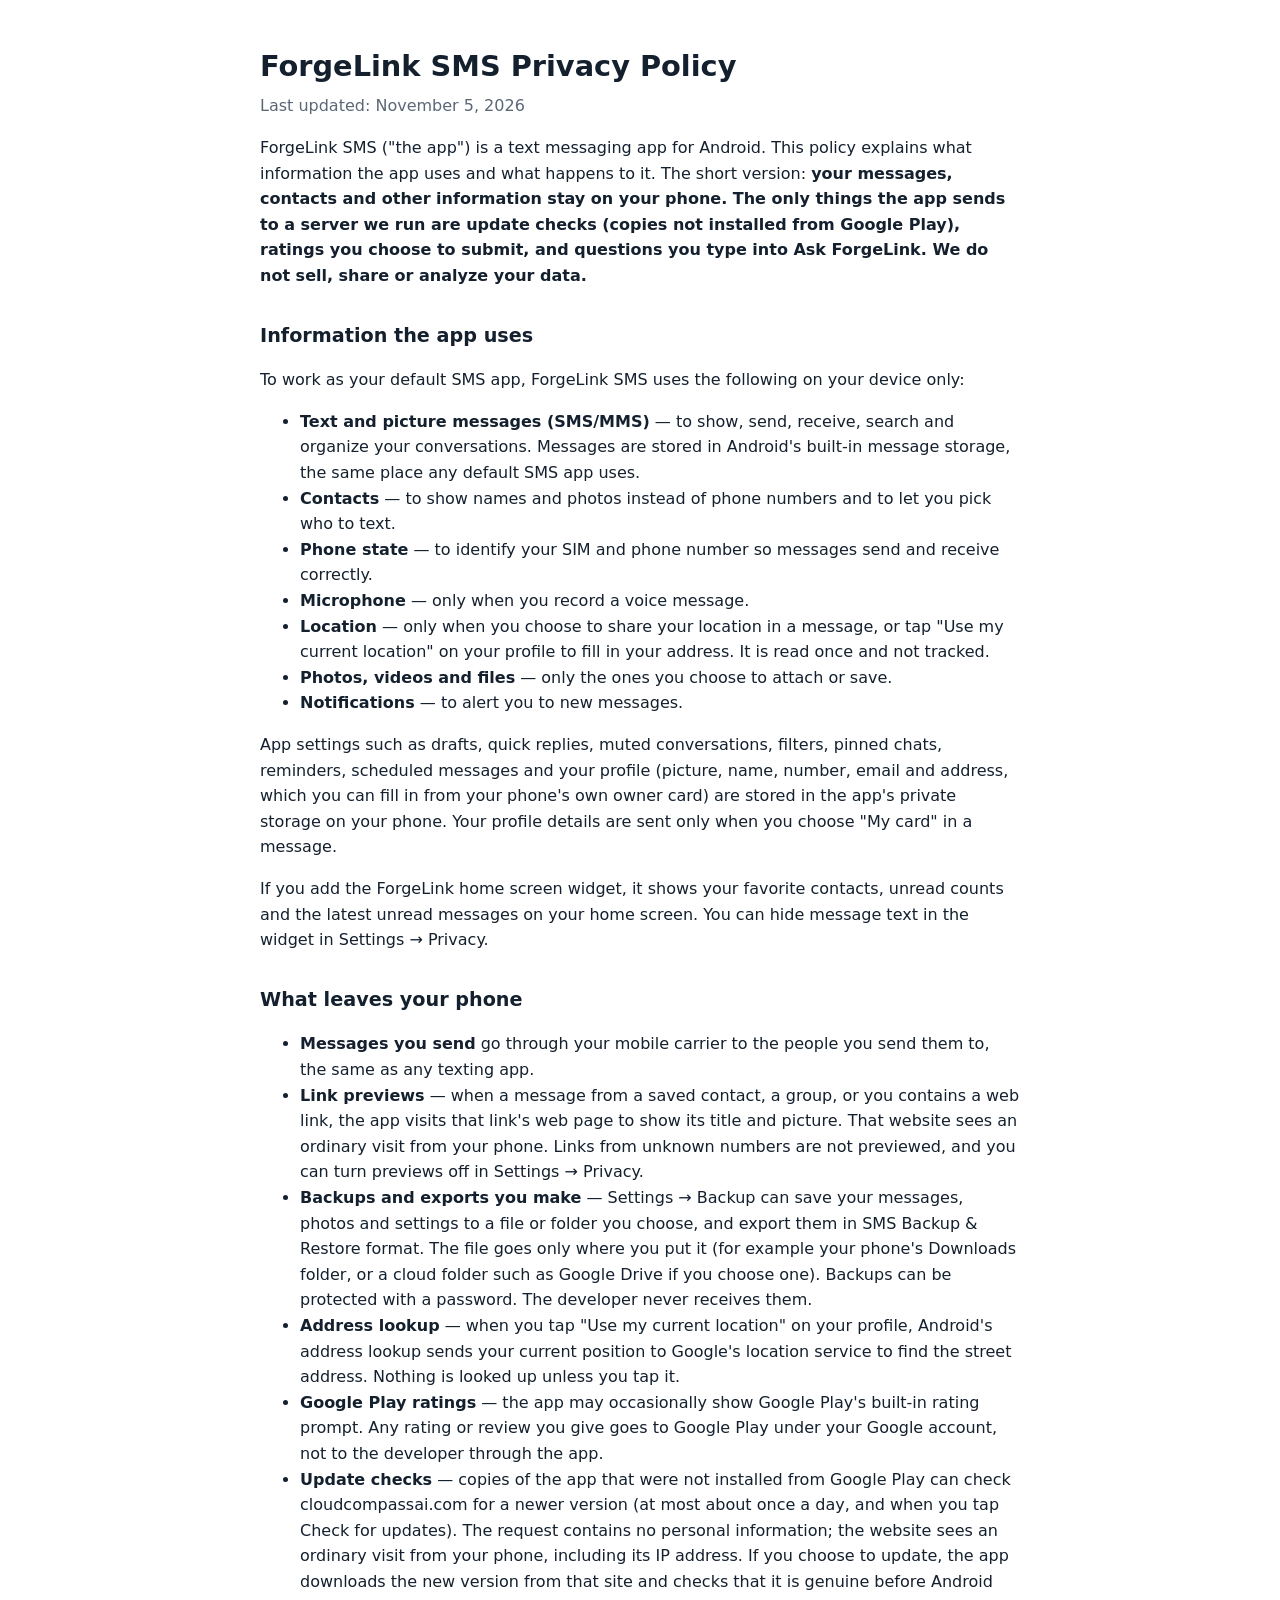
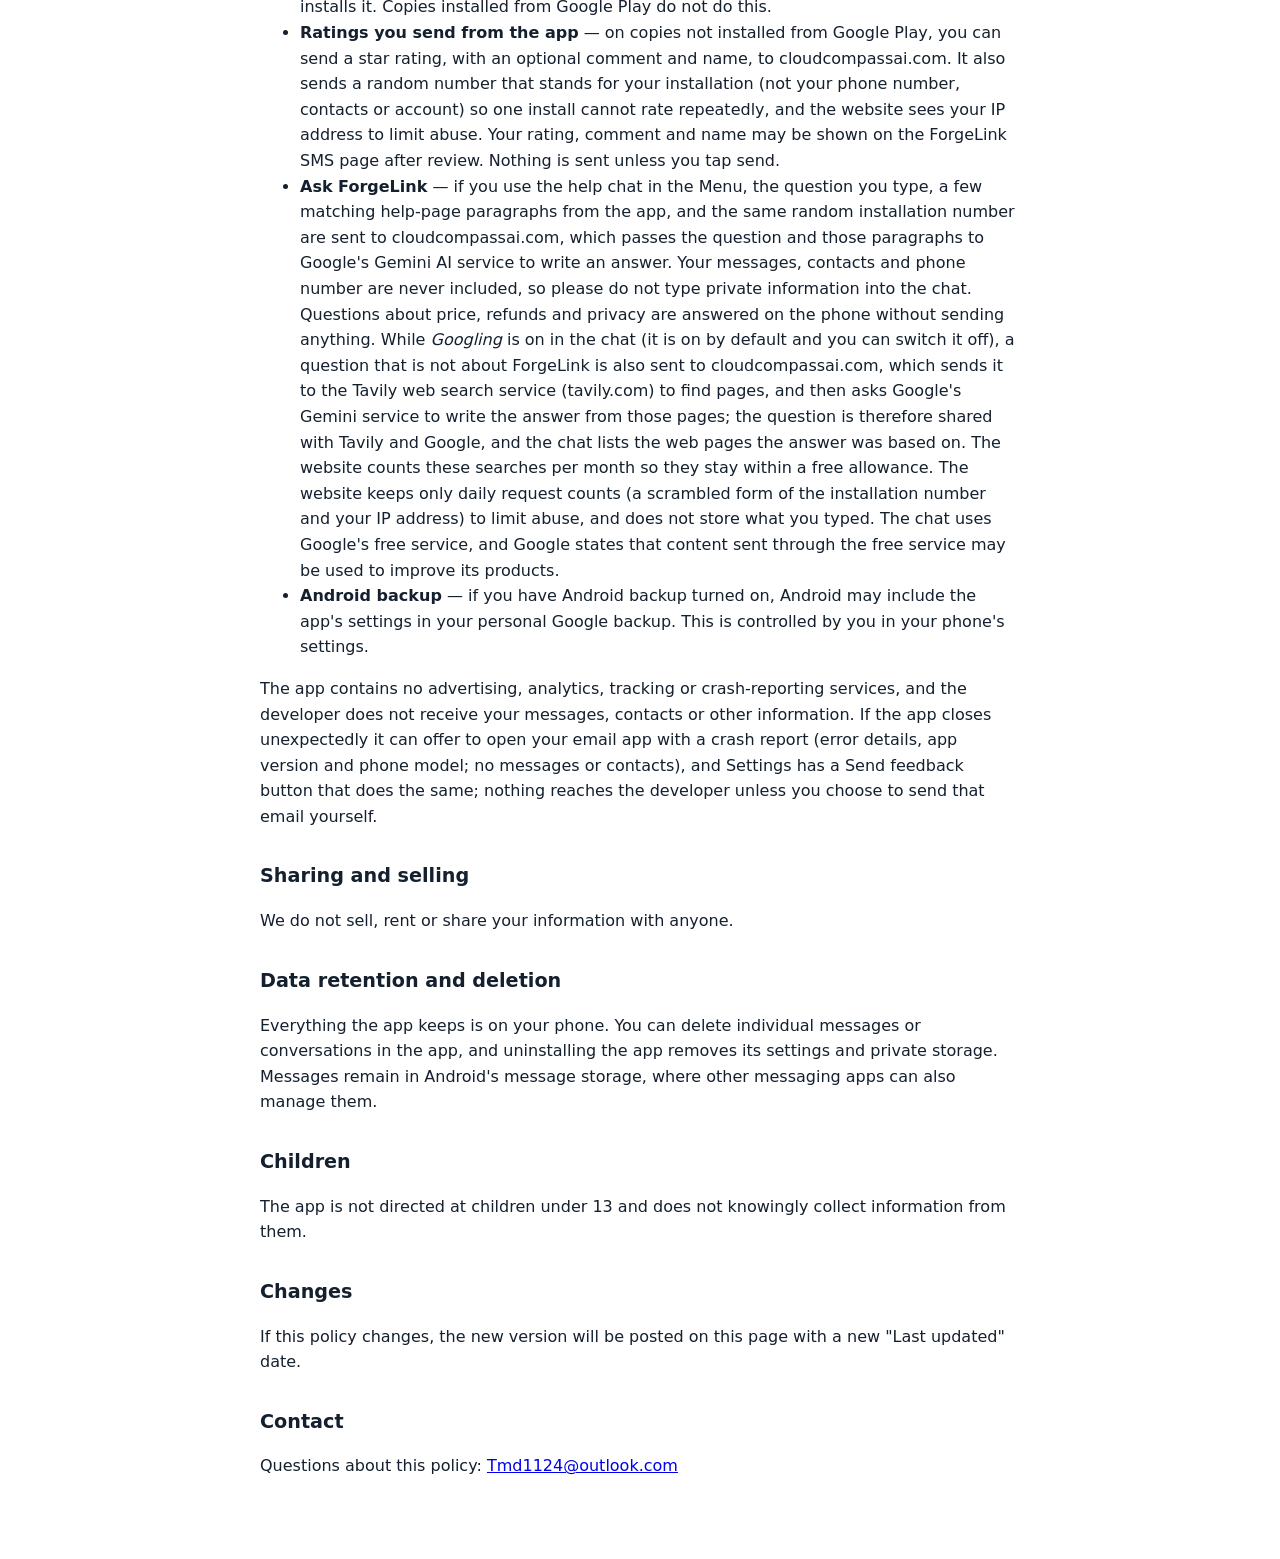
<file: docs/play-store/privacy-policy.html>
<!doctype html>
<html lang="en">
<head>
<meta charset="utf-8">
<meta name="viewport" content="width=device-width, initial-scale=1">
<title>ForgeLink SMS Privacy Policy</title>
<style>
  body { font: 16px/1.6 system-ui, -apple-system, "Segoe UI", Roboto, sans-serif; max-width: 760px; margin: 0 auto; padding: 24px 16px 64px; color: #14202e; background: #fff; }
  h1 { font-size: 1.8rem; margin-bottom: 0; }
  h2 { font-size: 1.2rem; margin-top: 2rem; }
  .updated { color: #5b6776; margin-top: 4px; }
  @media (prefers-color-scheme: dark) { body { color: #e6ecf1; background: #0e141b; } .updated { color: #a9b5c1; } a { color: #7cc4ff; } }
</style>
</head>
<body>
<h1>ForgeLink SMS Privacy Policy</h1>
<p class="updated">Last updated: November 5, 2026</p>

<p>ForgeLink SMS ("the app") is a text messaging app for Android. This policy explains what information the app uses and what happens to it. The short version: <strong>your messages, contacts and other information stay on your phone. The only things the app sends to a server we run are update checks (copies not installed from Google Play), ratings you choose to submit, and questions you type into Ask ForgeLink. We do not sell, share or analyze your data.</strong></p>

<h2>Information the app uses</h2>
<p>To work as your default SMS app, ForgeLink SMS uses the following on your device only:</p>
<ul>
  <li><strong>Text and picture messages (SMS/MMS)</strong> — to show, send, receive, search and organize your conversations. Messages are stored in Android's built-in message storage, the same place any default SMS app uses.</li>
  <li><strong>Contacts</strong> — to show names and photos instead of phone numbers and to let you pick who to text.</li>
  <li><strong>Phone state</strong> — to identify your SIM and phone number so messages send and receive correctly.</li>
  <li><strong>Microphone</strong> — only when you record a voice message.</li>
  <li><strong>Location</strong> — only when you choose to share your location in a message, or tap "Use my current location" on your profile to fill in your address. It is read once and not tracked.</li>
  <li><strong>Photos, videos and files</strong> — only the ones you choose to attach or save.</li>
  <li><strong>Notifications</strong> — to alert you to new messages.</li>
</ul>
<p>App settings such as drafts, quick replies, muted conversations, filters, pinned chats, reminders, scheduled messages and your profile (picture, name, number, email and address, which you can fill in from your phone's own owner card) are stored in the app's private storage on your phone. Your profile details are sent only when you choose "My card" in a message.</p>
<p>If you add the ForgeLink home screen widget, it shows your favorite contacts, unread counts and the latest unread messages on your home screen. You can hide message text in the widget in Settings → Privacy.</p>

<h2>What leaves your phone</h2>
<ul>
  <li><strong>Messages you send</strong> go through your mobile carrier to the people you send them to, the same as any texting app.</li>
  <li><strong>Link previews</strong> — when a message from a saved contact, a group, or you contains a web link, the app visits that link's web page to show its title and picture. That website sees an ordinary visit from your phone. Links from unknown numbers are not previewed, and you can turn previews off in Settings → Privacy.</li>
  <li><strong>Backups and exports you make</strong> — Settings → Backup can save your messages, photos and settings to a file or folder you choose, and export them in SMS Backup &amp; Restore format. The file goes only where you put it (for example your phone's Downloads folder, or a cloud folder such as Google Drive if you choose one). Backups can be protected with a password. The developer never receives them.</li>
  <li><strong>Address lookup</strong> — when you tap "Use my current location" on your profile, Android's address lookup sends your current position to Google's location service to find the street address. Nothing is looked up unless you tap it.</li>
  <li><strong>Google Play ratings</strong> — the app may occasionally show Google Play's built-in rating prompt. Any rating or review you give goes to Google Play under your Google account, not to the developer through the app.</li>
  <li><strong>Update checks</strong> — copies of the app that were not installed from Google Play can check cloudcompassai.com for a newer version (at most about once a day, and when you tap Check for updates). The request contains no personal information; the website sees an ordinary visit from your phone, including its IP address. If you choose to update, the app downloads the new version from that site and checks that it is genuine before Android installs it. Copies installed from Google Play do not do this.</li>
  <li><strong>Ratings you send from the app</strong> — on copies not installed from Google Play, you can send a star rating, with an optional comment and name, to cloudcompassai.com. It also sends a random number that stands for your installation (not your phone number, contacts or account) so one install cannot rate repeatedly, and the website sees your IP address to limit abuse. Your rating, comment and name may be shown on the ForgeLink SMS page after review. Nothing is sent unless you tap send.</li>
  <li><strong>Ask ForgeLink</strong> — if you use the help chat in the Menu, the question you type, a few matching help-page paragraphs from the app, and the same random installation number are sent to cloudcompassai.com, which passes the question and those paragraphs to Google's Gemini AI service to write an answer. Your messages, contacts and phone number are never included, so please do not type private information into the chat. Questions about price, refunds and privacy are answered on the phone without sending anything. While <em>Googling</em> is on in the chat (it is on by default and you can switch it off), a question that is not about ForgeLink is also sent to cloudcompassai.com, which sends it to the Tavily web search service (tavily.com) to find pages, and then asks Google's Gemini service to write the answer from those pages; the question is therefore shared with Tavily and Google, and the chat lists the web pages the answer was based on. The website counts these searches per month so they stay within a free allowance. The website keeps only daily request counts (a scrambled form of the installation number and your IP address) to limit abuse, and does not store what you typed. The chat uses Google's free service, and Google states that content sent through the free service may be used to improve its products.</li>
  <li><strong>Android backup</strong> — if you have Android backup turned on, Android may include the app's settings in your personal Google backup. This is controlled by you in your phone's settings.</li>
</ul>
<p>The app contains no advertising, analytics, tracking or crash-reporting services, and the developer does not receive your messages, contacts or other information. If the app closes unexpectedly it can offer to open your email app with a crash report (error details, app version and phone model; no messages or contacts), and Settings has a Send feedback button that does the same; nothing reaches the developer unless you choose to send that email yourself.</p>

<h2>Sharing and selling</h2>
<p>We do not sell, rent or share your information with anyone.</p>

<h2>Data retention and deletion</h2>
<p>Everything the app keeps is on your phone. You can delete individual messages or conversations in the app, and uninstalling the app removes its settings and private storage. Messages remain in Android's message storage, where other messaging apps can also manage them.</p>

<h2>Children</h2>
<p>The app is not directed at children under 13 and does not knowingly collect information from them.</p>

<h2>Changes</h2>
<p>If this policy changes, the new version will be posted on this page with a new "Last updated" date.</p>

<h2>Contact</h2>
<p>Questions about this policy: <a href="mailto:Tmd1124@outlook.com">Tmd1124@outlook.com</a></p>
</body>
</html>
</file>
